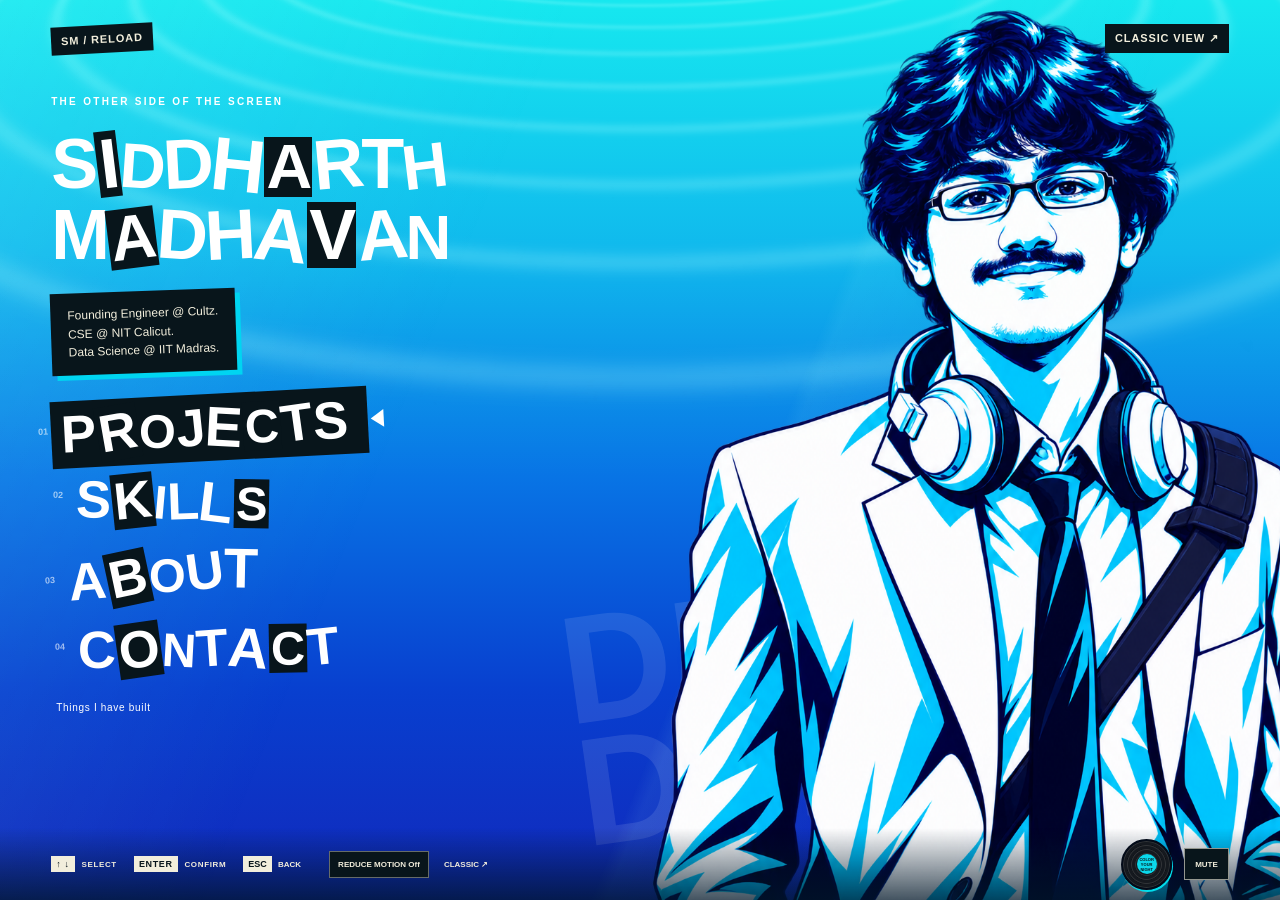
<file: index.html>
<!doctype html>
<html lang="en"><head><meta charset="utf-8"><meta name="viewport" content="width=device-width,initial-scale=1"><meta name="theme-color" content="#09d7ec"><meta name="description" content="Siddharth Madhavan — software, AI, projects and communities. Founding Engineer at Cultz, CSE at NIT Calicut and Data Science at IIT Madras."><title>Siddharth Madhavan — Portfolio Reload</title><link rel="icon" href="assets/favicon.svg"><link rel="stylesheet" href="scenes.css"><link rel="preload" as="image" href="assets/siddharth-home-upright.png"><link rel="preload" as="image" href="assets/siddharth-home-upright-blink.png"><script src="scenes.js" defer></script><script src="audio-engine.js" defer></script><script src="music.js" defer></script><script src="effects.js" defer></script></head>
<body data-scene="home"><a class="skip-link" href="classic.html">Skip to complete text-first portfolio</a><audio id="background-music" src="assets/color-your-night.mp3" loop preload="none"></audio><p id="music-status" class="sr-only" aria-live="polite"></p>
<header class="scene-nav"><a href="#home" class="brand" aria-label="Home">SM / RELOAD</a><nav aria-label="Scene navigation"><a href="#projects">Projects</a><a href="#skills">Skills</a><a href="#about">About</a><a href="#contact">Contact</a></nav><a href="classic.html" class="classic-link">CLASSIC VIEW ↗</a></header>
<main id="main">
<section class="scene home is-active" id="home" aria-labelledby="home-title"><div class="water" aria-hidden="true"></div><div class="bubbles" aria-hidden="true"><i></i><i></i><i></i><i></i><i></i><i></i><i></i><i></i><i></i></div><div class="portrait-wrap revised-portrait"><svg class="portrait revised-home-art" viewBox="0 0 1024 1536" role="img" aria-label="Upright white and cyan illustration of Siddharth with glasses and headphones"><defs><clipPath id="upright-eye-mask"><polygon points="539,294 609,289 628,307 610,323 547,326 532,310"/><polygon points="680,278 742,277 756,291 744,310 681,311 669,294"/></clipPath></defs><image class="home-portrait-base" href="assets/siddharth-home-upright.png" width="1024" height="1536"/><image class="blink-layer home-blink" href="assets/siddharth-home-upright-blink.png" width="1024" height="1536" clip-path="url(#upright-eye-mask)"/></svg></div><div class="home-copy"><p class="eyebrow">THE OTHER SIDE OF THE SCREEN</p><h1 id="home-title" aria-label="Siddharth Madhavan" class="collage"><span style="--r:0deg">S</span><span style="--r:-7deg" class="cut">I</span><span style="--r:4deg">D</span><span style="--r:-3deg">D</span><span style="--r:6deg">H</span><span style="--r:0deg" class="cut">A</span><span style="--r:-5deg">R</span><span style="--r:0deg">T</span><span style="--r:-7deg">H</span><br><span style="--r:0deg">M</span><span style="--r:-7deg" class="cut">A</span><span style="--r:4deg">D</span><span style="--r:-3deg">H</span><span style="--r:6deg">A</span><span style="--r:0deg" class="cut">V</span><span style="--r:-5deg">A</span><span style="--r:0deg">N</span></h1><p class="bio">Founding Engineer @ Cultz.<br>CSE @ NIT Calicut.<br>Data Science @ IIT Madras.</p><nav class="menu" aria-label="Choose a scene"><a href="#projects" aria-label="Projects" class="menu-item is-selected" data-description="Things I have built"><span><span style="--r:0deg">P</span><span style="--r:-7deg" class="cut">R</span><span style="--r:4deg">O</span><span style="--r:-3deg">J</span><span style="--r:6deg">E</span><span style="--r:0deg" class="cut">C</span><span style="--r:-5deg">T</span><span style="--r:0deg">S</span></span><small>01</small></a><a href="#skills" aria-label="Skills" class="menu-item" data-description="Tools, ideas and foundations"><span><span style="--r:0deg">S</span><span style="--r:-7deg" class="cut">K</span><span style="--r:4deg">I</span><span style="--r:-3deg">L</span><span style="--r:6deg">L</span><span style="--r:0deg" class="cut">S</span></span><small>02</small></a><a href="#about" aria-label="About" class="menu-item" data-description="The person behind the code"><span><span style="--r:0deg">A</span><span style="--r:-7deg" class="cut">B</span><span style="--r:4deg">O</span><span style="--r:-3deg">U</span><span style="--r:6deg">T</span></span><small>03</small></a><a href="#contact" aria-label="Contact" class="menu-item" data-description="Let’s make something"><span><span style="--r:0deg">C</span><span style="--r:-7deg" class="cut">O</span><span style="--r:4deg">N</span><span style="--r:-3deg">T</span><span style="--r:6deg">A</span><span style="--r:0deg" class="cut">C</span><span style="--r:-5deg">T</span></span><small>04</small></a></nav><p id="selection-description" class="selection-description" aria-live="polite">Things I have built</p></div><span class="watermark" aria-hidden="true">DIVE<br>DEEPER.</span></section>
<section class="scene projects" id="projects" aria-labelledby="projects-title" hidden><div class="scene-heading"><p class="eyebrow">SELECTED WORK / 12 REPOSITORIES</p><h2 id="projects-title" aria-label="Projects" class="collage"><span style="--r:0deg">P</span><span style="--r:-7deg" class="cut">R</span><span style="--r:4deg">O</span><span style="--r:-3deg">J</span><span style="--r:6deg">E</span><span style="--r:0deg" class="cut">C</span><span style="--r:-5deg">T</span><span style="--r:0deg">S</span></h2><p>Experiments, team builds, and things that made it out of the notebook.</p></div><div class="projects-scroll scene-scroll" tabindex="0" aria-label="All twelve projects"><div class="project-grid"><article class="project-item featured" style="--order:0"><span class="category">AI / FAIRNESS</span><div class="project-title"><a href="https://github.com/SiddharthMadhavan/unveil"><b>Unveil</b></a><span class="project-status">AI Bias Auditing Platform</span></div><p data-excerpt="true">Architected and built an end-to-end platform for evaluating the fairness, transparency, and compliance of machine learning models.</p><details class="project-description"><summary>READ DETAILS +</summary><p>Architected and built an end-to-end platform for evaluating the fairness, transparency, and compliance of machine learning models.</p><p class="gray">Implemented sensitive attribute detection, disparate impact measurement, proxy feature identification, and fairness metric computation.</p><p class="gray">Google AI Solution Challenge</p></details><a class="project-cta" href="https://github.com/SiddharthMadhavan/unveil">VIEW REPOSITORY ↗</a></article><article class="project-item featured" style="--order:1"><span class="category">FULL STACK</span><div class="project-title"><a href="https://github.com/SiddharthMadhavan/fused-into-development"><b>VendorHub</b></a><span class="project-status">Top 23 of ~400 teams</span></div><p data-excerpt="true">Contributed to a full-stack hyperlocal e-commerce platform supporting vendor onboarding, order management, AI-powered search, Razorpay payments, refunds, and inventory management.</p><details class="project-description"><summary>READ DETAILS +</summary><p>Contributed to a full-stack hyperlocal e-commerce platform supporting vendor onboarding, order management, AI-powered search, Razorpay payments, refunds, and inventory management.</p><p class="gray">Collaborated in a four-member team on separate buyer, vendor, and admin portals.</p><p class="gray">DevFusion 2.0 · IIT Bombay</p></details><a class="project-cta" href="https://github.com/SiddharthMadhavan/fused-into-development">VIEW REPOSITORY ↗</a></article><article class="project-item featured" style="--order:2"><span class="category">DISTRIBUTED SYSTEMS</span><div class="project-title"><a href="https://github.com/Jay-Jay-Tee/the-grid-x"><b>Grid-X</b></a><span class="project-status">4th Place</span></div><p data-excerpt="true">Built the desktop GUI and implemented WebSocket/REST connectivity for a Docker-based distributed computing platform supporting remote code execution across worker nodes.</p><details class="project-description"><summary>READ DETAILS +</summary><p>Built the desktop GUI and implemented WebSocket/REST connectivity for a Docker-based distributed computing platform supporting remote code execution across worker nodes.</p><p class="gray">CODEinit 2026 · NIT Calicut</p><div class="project-links"><a href="https://github.com/Jay-Jay-Tee/the-grid-x">Repository ↗</a></div></details><a class="project-cta" href="https://github.com/Jay-Jay-Tee/the-grid-x">VIEW REPOSITORY ↗</a></article><article class="project-item repo-card" style="--order:3"><span class="category">BROWSER / AI</span><div class="project-title"><a href="https://github.com/Jay-Jay-Tee/inbox-zero"><b>InboxZero AI</b></a><span class="project-status">Chrome Extension</span></div><p data-excerpt="true" class="gray">Chrome extension for intelligent email management and inbox organization, focused on automated categorization and workflow assistance for high-volume inboxes.</p><details class="project-description"><summary>READ DETAILS +</summary><p class="gray">Chrome extension for intelligent email management and inbox organization, focused on automated categorization and workflow assistance for high-volume inboxes.</p><p class="gray">AZ Chrome Extension Hackathon</p><div class="project-links"><a href="https://github.com/Jay-Jay-Tee/inbox-zero">Repository ↗</a></div></details><a class="project-cta" href="https://github.com/Jay-Jay-Tee/inbox-zero">VIEW REPOSITORY ↗</a></article><article class="project-item repo-card" style="--order:4"><span class="category">BIO / DATA</span><div class="project-title"><a href="https://github.com/Jay-Jay-Tee/genescope"><b>GeneScope</b></a><span class="project-status">Biological Data Analysis</span></div><p data-excerpt="true" class="gray">Computational tool for exploring biological data and extracting insights from gene-related datasets, built to examine the overlap between biology and data analysis.</p><details class="project-description"><summary>READ DETAILS +</summary><p class="gray">Computational tool for exploring biological data and extracting insights from gene-related datasets, built to examine the overlap between biology and data analysis.</p><p class="gray">ChangeMaker Hackathon</p><div class="project-links"><a href="https://github.com/Jay-Jay-Tee/genescope">Repository ↗</a></div></details><a class="project-cta" href="https://github.com/Jay-Jay-Tee/genescope">VIEW REPOSITORY ↗</a></article><article class="project-item repo-card" style="--order:5"><span class="category">HEALTH / AI</span><div class="project-title"><a href="https://github.com/Jay-Jay-Tee/meditrack-ai"><b>MediTrack AI</b></a><span class="project-status">Shortlisted</span></div><p data-excerpt="true" class="gray">AI-assisted healthcare tracking concept focused on organizing and monitoring patient data, developed during Convolve 4.0 and shortlisted for the second round.</p><details class="project-description"><summary>READ DETAILS +</summary><p class="gray">AI-assisted healthcare tracking concept focused on organizing and monitoring patient data, developed during Convolve 4.0 and shortlisted for the second round.</p><div class="project-links"><a href="https://github.com/Jay-Jay-Tee/meditrack-ai">Repository ↗</a></div></details><a class="project-cta" href="https://github.com/Jay-Jay-Tee/meditrack-ai">VIEW REPOSITORY ↗</a></article><article class="project-item repo-card" style="--order:0"><span class="category">SIMULATION</span><div class="project-title"><a href="https://github.com/SiddharthMadhavan/vredefort"><b>VredeFort</b></a><span class="project-status">Emergency Simulation</span></div><p data-excerpt="true">Collaborative Bengaluru emergency-simulation project with interactive road-network exploration, traffic scenarios, and hospital/fire-service access analysis.</p><details class="project-description"><summary>READ DETAILS +</summary><p>Collaborative Bengaluru emergency-simulation project with interactive road-network exploration, traffic scenarios, and hospital/fire-service access analysis.</p><p class="gray">Python · CustomTkinter · OpenStreetMap</p><div class="project-links"><a href="https://github.com/SiddharthMadhavan/vredefort">Repository ↗</a></div></details><a class="project-cta" href="https://github.com/SiddharthMadhavan/vredefort">VIEW REPOSITORY ↗</a></article><article class="project-item repo-card" style="--order:1"><span class="category">GEOSPATIAL</span><div class="project-title"><a href="https://github.com/SiddharthMadhavan/heatwatch"><b>Thermal Watch</b></a><span class="project-status">SIH · Results Awaited</span></div><p data-excerpt="true">Led Team DedSec’s geospatial prototype for reviewing thermal anomalies with NASA FIRMS observations, industrial context, map-based evidence, and analyst-approved owner alerts.</p><details class="project-description"><summary>READ DETAILS +</summary><p>Led Team DedSec’s geospatial prototype for reviewing thermal anomalies with NASA FIRMS observations, industrial context, map-based evidence, and analyst-approved owner alerts.</p><p class="gray">Python · FastAPI · React · TypeScript · PostGIS · MapLibre. Functional prototype, not a validated fire alarm.</p><div class="project-links"><a href="https://github.com/SiddharthMadhavan/heatwatch">Repository ↗</a></div></details><a class="project-cta" href="https://github.com/SiddharthMadhavan/heatwatch">VIEW REPOSITORY ↗</a></article><article class="project-item repo-card" style="--order:2"><span class="category">SYSTEMS / C++</span><div class="project-title"><a href="https://github.com/SiddharthMadhavan/chip8-emulator"><b>CHIP-8 Emulator / LAN Pong</b></a><span class="project-status">Top 27 of ~250 · Tathack Finals</span></div><p data-excerpt="true">Extended a CHIP-8 emulator with LAN multiplayer Pong, host/join menus, networking, and automated network/UI tests.</p><details class="project-description"><summary>READ DETAILS +</summary><p>Extended a CHIP-8 emulator with LAN multiplayer Pong, host/join menus, networking, and automated network/UI tests.</p><p class="gray">C++ · SDL2 · TCP. Built on the TatHack-Tathva CHIP-8 starter.</p><div class="project-links"><a href="https://github.com/SiddharthMadhavan/chip8-emulator">Repository ↗</a></div></details><a class="project-cta" href="https://github.com/SiddharthMadhavan/chip8-emulator">VIEW REPOSITORY ↗</a></article><article class="project-item repo-card" style="--order:3"><span class="category">DEVELOPER TOOLS</span><div class="project-title"><a href="https://github.com/SiddharthMadhavan/bits-and-bobs-deployment"><b>RepoSense</b></a><span class="project-status">Team Project</span></div><p data-excerpt="true">Team-built VS Code extension for codebase health reports, dependency visualization, AI-assisted review, documentation, and security findings. Contributed deployment, backend configuration, and integration fixes.</p><details class="project-description"><summary>READ DETAILS +</summary><p>Team-built VS Code extension for codebase health reports, dependency visualization, AI-assisted review, documentation, and security findings. Contributed deployment, backend configuration, and integration fixes.</p><p class="gray">TypeScript · Python · FastAPI · D3.js · IBM watsonx. IBM Bob Hackathon 2026.</p><div class="project-links"><a href="https://github.com/SiddharthMadhavan/bits-and-bobs-deployment">Repository ↗</a></div></details><a class="project-cta" href="https://github.com/SiddharthMadhavan/bits-and-bobs-deployment">VIEW REPOSITORY ↗</a></article><article class="project-item repo-card" style="--order:4"><span class="category">ANALYTICS</span><div class="project-title"><a href="https://github.com/SiddharthMadhavan/weblogv3"><b>Web Log Analysis V4</b></a><span class="project-status">Data Analytics</span></div><p data-excerpt="true">Streamlit application for exploring uploaded server-log CSVs, visualizing page views and status codes, and analyzing website traffic.</p><details class="project-description"><summary>READ DETAILS +</summary><p>Streamlit application for exploring uploaded server-log CSVs, visualizing page views and status codes, and analyzing website traffic.</p><p class="gray">Python · Streamlit · pandas · Plotly · statsmodels</p><div class="project-links"><a href="https://github.com/SiddharthMadhavan/weblogv3">Repository ↗</a></div></details><a class="project-cta" href="https://github.com/SiddharthMadhavan/weblogv3">VIEW REPOSITORY ↗</a></article><article class="project-item repo-card" style="--order:5"><span class="category">DATA VISUALIZATION</span><div class="project-title"><a href="https://github.com/SiddharthMadhavan/finalproject1"><b>Restaurant Analytics Dashboard</b></a><span class="project-status">Data Visualization</span></div><p data-excerpt="true">Interactive dashboard for exploring a Zomato restaurant dataset by country, city, and rating, with restaurant counts and visual comparisons.</p><details class="project-description"><summary>READ DETAILS +</summary><p>Interactive dashboard for exploring a Zomato restaurant dataset by country, city, and rating, with restaurant counts and visual comparisons.</p><p class="gray">Python · Dash · Plotly · pandas</p><div class="project-links"><a href="https://github.com/SiddharthMadhavan/finalproject1">Repository ↗</a></div></details><a class="project-cta" href="https://github.com/SiddharthMadhavan/finalproject1">VIEW REPOSITORY ↗</a></article></div><a class="archive-link" href="classic.html#projects">Read all projects in classic view ↗</a></div><span class="project-ghost" aria-hidden="true">BUILD<br>BREAK<br>REPEAT</span></section>
<section class="scene skills" id="skills" aria-labelledby="skills-title" hidden><span class="outline-word" aria-hidden="true">POTENTIAL</span><img class="skills-portrait" src="assets/siddharth-skills-profile.png" alt="Illustrated Siddharth with headphones"><div class="skills-content scene-scroll" tabindex="0" aria-label="Skills and coursework"><p class="eyebrow">TOOLS OF THE TRADE</p><h2 id="skills-title" aria-label="Skills" class="collage"><span style="--r:0deg">S</span><span style="--r:-7deg" class="cut">K</span><span style="--r:4deg">I</span><span style="--r:-3deg">L</span><span style="--r:6deg">L</span><span style="--r:0deg" class="cut">S</span></h2><div class="skill-band"><h3>AI / MACHINE LEARNING</h3><p>Python · SQL · Qdrant</p><p>Model fairness · Data analysis · AI-assisted workflows</p><div class="skill-stripe" aria-hidden="true"></div></div><div class="skill-band"><h3>CLOUD / ENGINEERING</h3><p>React · Swift / iOS · Python backends</p><p>Docker · Git · MySQL · REST · WebSocket</p><div class="skill-stripe" aria-hidden="true"></div></div><div class="skill-band"><h3>LANGUAGES / FOUNDATIONS</h3><p>C · Python · JavaScript · SQL</p><p>Algorithms · Data structures · Statistics · Linear algebra</p><div class="skill-stripe" aria-hidden="true"></div></div><a class="course-link" href="#coursework">FULL COURSEWORK ↘</a><details class="coursework" id="coursework"><summary>OPEN COURSEWORK DOSSIER +</summary>
<h2>Skills &amp; Coursework</h2><p class="eyebrow">Languages, tools, and foundations</p><div class="profile-tags"><span>Python</span><span>C</span><span>SQL</span><span>JavaScript</span><span>Git</span><span>MySQL</span><span>Qdrant</span></div><h3>Engineering experience</h3><p>Swift (iOS), React, Python backends, Docker, WebSocket, and REST connectivity.</p><h3>Coursework</h3>

<div class="split">
<div>
<h3>NIT Calicut</h3>
<p class="gray">
Official Curriculum:
<a href="https://nitc.ac.in/imgserver/uploads/attachments/Ed__5564815e-2c2b-46ae-87c2-67101431d466_.pdf">NIT Calicut Course Structure</a>
</p>

<div class="course-group">
<h4>Completed</h4>
<ul class="course-list">
<li>Mathematics I (MA1002E) — Multivariable Calculus, Vector Fields</li>
<li>Introduction to Computing Science (CS1002E) — Algorithms, Flowcharts, Basic Logic Gates</li>
<li>Discrete Structures I (CS1003E) — Sets and Relations, Induction and Recurrence, Graph Theory</li>
<li>Programming Laboratory (CS1091E) — C Programming, Pointers, Arrays</li>
</ul>
</div>

<div class="course-group">
<h4>Further coursework</h4>
<ul class="course-list">
<li>Mathematics II (MA1012E) — Sequences, Series, Linear ODEs, Core Linear Algebra</li>
<li>Discrete Structures II (CS1013E) — Logic, Number Theory, Probability Theory</li>
<li>Logic Design (CS1012E) — Number Systems, Gates, Fundamentals of Simple Digital Systems</li>
<li>Program Design (CS1011E) — Design and Analysis of Searching and Sorting Algorithms, Basic Data Structures</li>
<li>Program Design Laboratory (CS1092E) — Implementation of Data Structures and Algorithms in C</li>
<li>Physics of Materials (PH1001E) — Quantum Mechanics, Band Formation, Electrical Properties, Semiconductors</li>
</ul>
</div>
</div>

<div>
<h3>IIT Madras</h3>
<p class="gray">
Official Curriculum:
<a href="https://study.iitm.ac.in/ds/academics.html">IIT Madras BS Degree Academics</a>
</p>

<div class="course-group">
<h4>Completed</h4>
<ul class="course-list">
<li>Statistics for Data Science I (BSMA1002) <span class="gray">— Statistical Methods, Probability Theory</span> <a href="https://study.iitm.ac.in/ds/course_pages/BSMA1002.html">Course</a></li>
<li>Mathematics for Data Science I (BSMA1001) <span class="gray">— Sets, Calculus, Graph Theory</span> <a href="https://study.iitm.ac.in/ds/course_pages/BSMA1001.html">Course</a></li>
<li>Mathematics for Data Science II (BSMA1003) <span class="gray">— Linear Algebra, Multivariable Calculus</span> <a href="https://study.iitm.ac.in/ds/course_pages/BSMA1003.html">Course</a></li>
<li>Computational Thinking (BSCS1001) <span class="gray">— Algorithms, Graph Theory</span> <a href="https://study.iitm.ac.in/ds/course_pages/BSCS1001.html">Course</a></li>
</ul>
</div>

<div class="course-group">
<h4>Further coursework</h4>
<ul class="course-list">
<li>Statistics for Data Science II (BSMA1004) <span class="gray">— Multiple Random Variables, Estimation, Hypothesis Testing</span> <a href="https://study.iitm.ac.in/ds/course_pages/BSMA1004.html">Course</a></li>
<li>Programming in Python (BSCS1002) <span class="gray">— Algorithms, Iteration, File Handling, Pandas, NumPy</span> <a href="https://study.iitm.ac.in/ds/course_pages/BSCS1002.html">Course</a></li>
</ul>
</div>
</div>
</div>
</details></div></section>
<section class="scene about" id="about" aria-labelledby="about-title" hidden><img class="about-background" src="assets/siddharth-about-reclining.png" alt=""><div class="about-label" aria-hidden="true">THE PERSON<br>BEHIND<br>THE CODE.</div><article class="dossier scene-scroll" tabindex="0" aria-label="About, experience, achievements and education"><p class="eyebrow">CONFIDENTIAL? NOT REALLY. / FILE 01</p><h2 id="about-title">ABOUT ME<span>PERSONNEL DOSSIER</span></h2><nav class="dossier-nav" aria-label="Dossier chapters"><a href="#current">EXPERIENCE</a><a href="#achievements">ACHIEVEMENTS</a><a href="#education">EDUCATION</a></nav><figure class="instant-photo"><div class="photo-crop"><img src="assets/1000112544(1).jpg" alt="Photograph of Siddharth at OpenAI DevDay Exchange Bengaluru"></div><figcaption>SIDDHARTH / DEVDAY EXCHANGE</figcaption></figure><div class="dossier-body"><h2>Persona</h2><p class="eyebrow">Siddharth Madhavan / Engineer &amp; student</p><h3>Building across software, AI, and communities.</h3><p>Founding Engineer at <strong>Cultz</strong>, building a production college event registration platform across iOS, web, and backend services.</p><p>Studying Computer Science and Engineering at <strong>NIT Calicut</strong> and Data Science and Applications at <strong>IIT Madras (Online)</strong>.</p><p>My work spans distributed computing, AI fairness, and full-stack platforms. I also lead AI-focused student initiatives as the OpenAI Student Collective Campus Lead at NIT Calicut.</p><div class="profile-tags"><span>Software engineering</span><span>Artificial intelligence</span><span>Distributed systems</span><span>Community leadership</span></div><p>Explore my projects, engineering work, and leadership experience.</p><h2 id="current">Experience &amp; Leadership</h2><article class="project-item"><div class="project-title"><b>Founding Engineer · Cultz</b><span class="project-status">July 2026 – Present</span></div><p class="gray">Kozhikode, Kerala</p><p>Develop and maintain a production event registration platform used by colleges, building features across Swift (iOS), React, and a Python backend.</p><p>Implement new functionality and resolve production issues across mobile clients and backend services, working with a cross-platform engineering team to design, test, and deploy updates.</p></article><article class="project-item"><div class="project-title"><b>Campus Lead · OpenAI Student Collective</b><span class="project-status">September 2026 – Present</span></div><p>Selected as 1 of 100 Campus Leads across India for the inaugural cohort. Serve as Campus Lead at NIT Calicut, organizing AI-focused workshops, community sessions, and student initiatives.</p></article><article class="project-item"><div class="project-title"><b>Ethics and Elections Secretary</b><span class="project-status">June 2026 – Present</span></div><p class="gray">Student Executive Council · IIT Madras BS</p><p>Managed the end-to-end House Council election process, coordinating nominations, vetting, campaigning, voting, and result declaration through the institute’s election portal.</p><p>Oversaw election administration supporting <strong>147 nominations</strong>, <strong>67 accepted candidates</strong>, and <strong>3,242 votes</strong>, while resolving candidate queries and communicating procedures and timelines.</p></article><h2 id="achievements">Achievements</h2><div class="achievement-grid"><div class="achievement"><strong>1 of 100</strong><span class="gray">Selected across India for OpenAI Student Collective from approximately 10,000 applicants</span></div><div class="achievement"><strong>Top 27 Teams</strong><span class="gray">CHIP-8 · Shortlisted for Tathack Finals from approximately 250 teams</span></div><div class="achievement"><strong>1st Place</strong><span class="gray">nitc CTF</span></div><div class="achievement"><strong>2nd Place</strong><span class="gray">NullPointer CTF</span></div><div class="achievement"><strong>4th Place</strong><span class="gray">Grid-X · CODEinit 2026 · NIT Calicut</span></div><div class="achievement"><strong>Top 23</strong><span class="gray">VendorHub · ~400 teams · DevFusion 2.0 · IIT Bombay</span></div></div><h2 id="education">Education</h2><div class="split"><div class="panel"><h3>B.Tech Computer Science and Engineering</h3><p>National Institute of Technology Calicut</p><p class="gray">Started August 2025 · Expected August 2029</p></div><div class="panel"><h3>B.S. Data Science and Applications</h3><p>Indian Institute of Technology Madras (Online)</p><p class="gray">Started May 2025 · Expected December 2029</p></div></div></div><p class="dossier-note">Independent fan-inspired portfolio, inspired by Persona 3 Reload and <a href="https://github.com/deltea/p3r-pause-menu">deltea’s pause-menu recreation</a>. Background music: Color Your Night, supplied by the owner. Interface sounds supplied by the owner. <br><br>Character illustrations based on my photos. <a href="classic.html">Complete classic portfolio ↗</a></p></article></section>
<section class="scene contact" id="contact" aria-labelledby="contact-title" hidden><img class="train-background" src="assets/siddharth-contact-train.png" alt=""><div class="contact-content scene-scroll" tabindex="0" aria-label="Contact details and email composer"><p class="eyebrow">DON’T BE A STRANGER</p><h2 id="contact-title" aria-label="Contact" class="collage"><span style="--r:0deg">C</span><span style="--r:-7deg" class="cut">O</span><span style="--r:4deg">N</span><span style="--r:-3deg">T</span><span style="--r:6deg">A</span><span style="--r:0deg" class="cut">C</span><span style="--r:-5deg">T</span></h2><p class="contact-intro">Have a project in mind?<br>Let’s make the next stop a good one.<small>Open to collaborations, projects, and hackathons.</small></p><div class="social-tabs"><a href="https://github.com/SiddharthMadhavan">GITHUB ↗</a><a href="https://www.linkedin.com/in/siddharth-madhavan-900544212/">LINKEDIN ↗</a><a href="mailto:siddharth.madhavan2007@gmail.com">EMAIL ↗</a></div><form id="contact-form"><p class="form-note">COMPOSE AN EMAIL / opens your email app</p><label>Your name<input name="name" autocomplete="name" required maxlength="120"></label><label>Your email<input name="email" type="email" autocomplete="email" required maxlength="254"></label><label>Your message<textarea name="message" required rows="4" maxlength="5000"></textarea></label><button type="submit">COMPOSE EMAIL ↗</button><p id="compose-status" aria-live="polite">Nothing is sent from this website.</p></form><a class="direct-email" href="mailto:siddharth.madhavan2007@gmail.com">siddharth.madhavan2007@gmail.com</a></div></section>
</main><footer class="hud"><div class="commands"><span><kbd>↑ ↓</kbd> SELECT</span><span><kbd>ENTER</kbd> CONFIRM</span><button id="back-home" type="button"><kbd>ESC</kbd> BACK</button></div><div class="preferences"><button id="motion-toggle" type="button" aria-pressed="false">REDUCE MOTION <span>Off</span></button><a href="classic.html">CLASSIC ↗</a></div><div class="vinyl-player"><button class="vinyl-control" type="button" aria-label="Play music" aria-pressed="false"><span class="vinyl-disc" aria-hidden="true"><span class="vinyl-label">COLOR<br>YOUR<br>NIGHT</span></span><span class="record-action"><b data-record-action>▶</b><small data-record-label>PLAY</small></span></button><button class="music-toggle" type="button" aria-label="Mute all audio" aria-pressed="false"><span data-music-label>MUTE</span></button></div></footer><div class="scene-wipe" aria-hidden="true"><i></i><i></i><i></i><i></i></div><noscript><div class="noscript">Open the <a href="classic.html">complete classic portfolio</a>.</div></noscript></body></html>
</file>
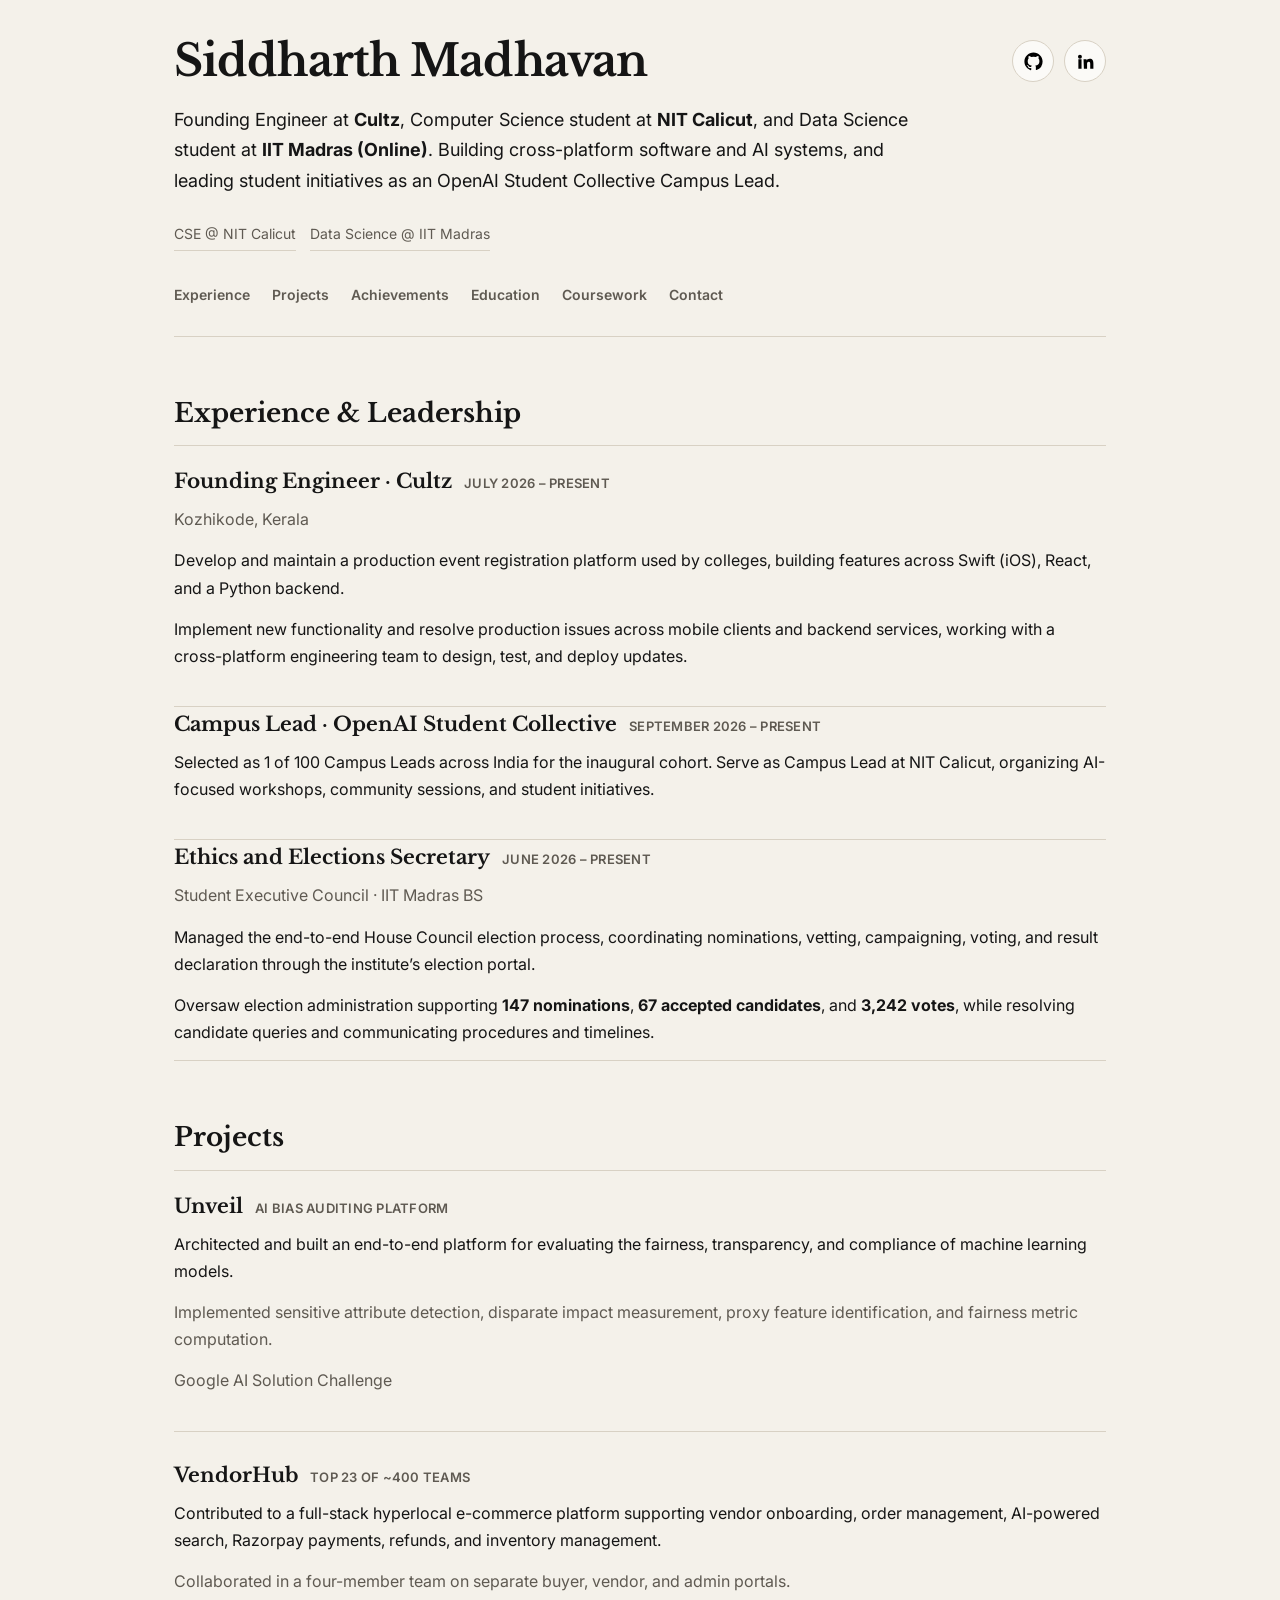
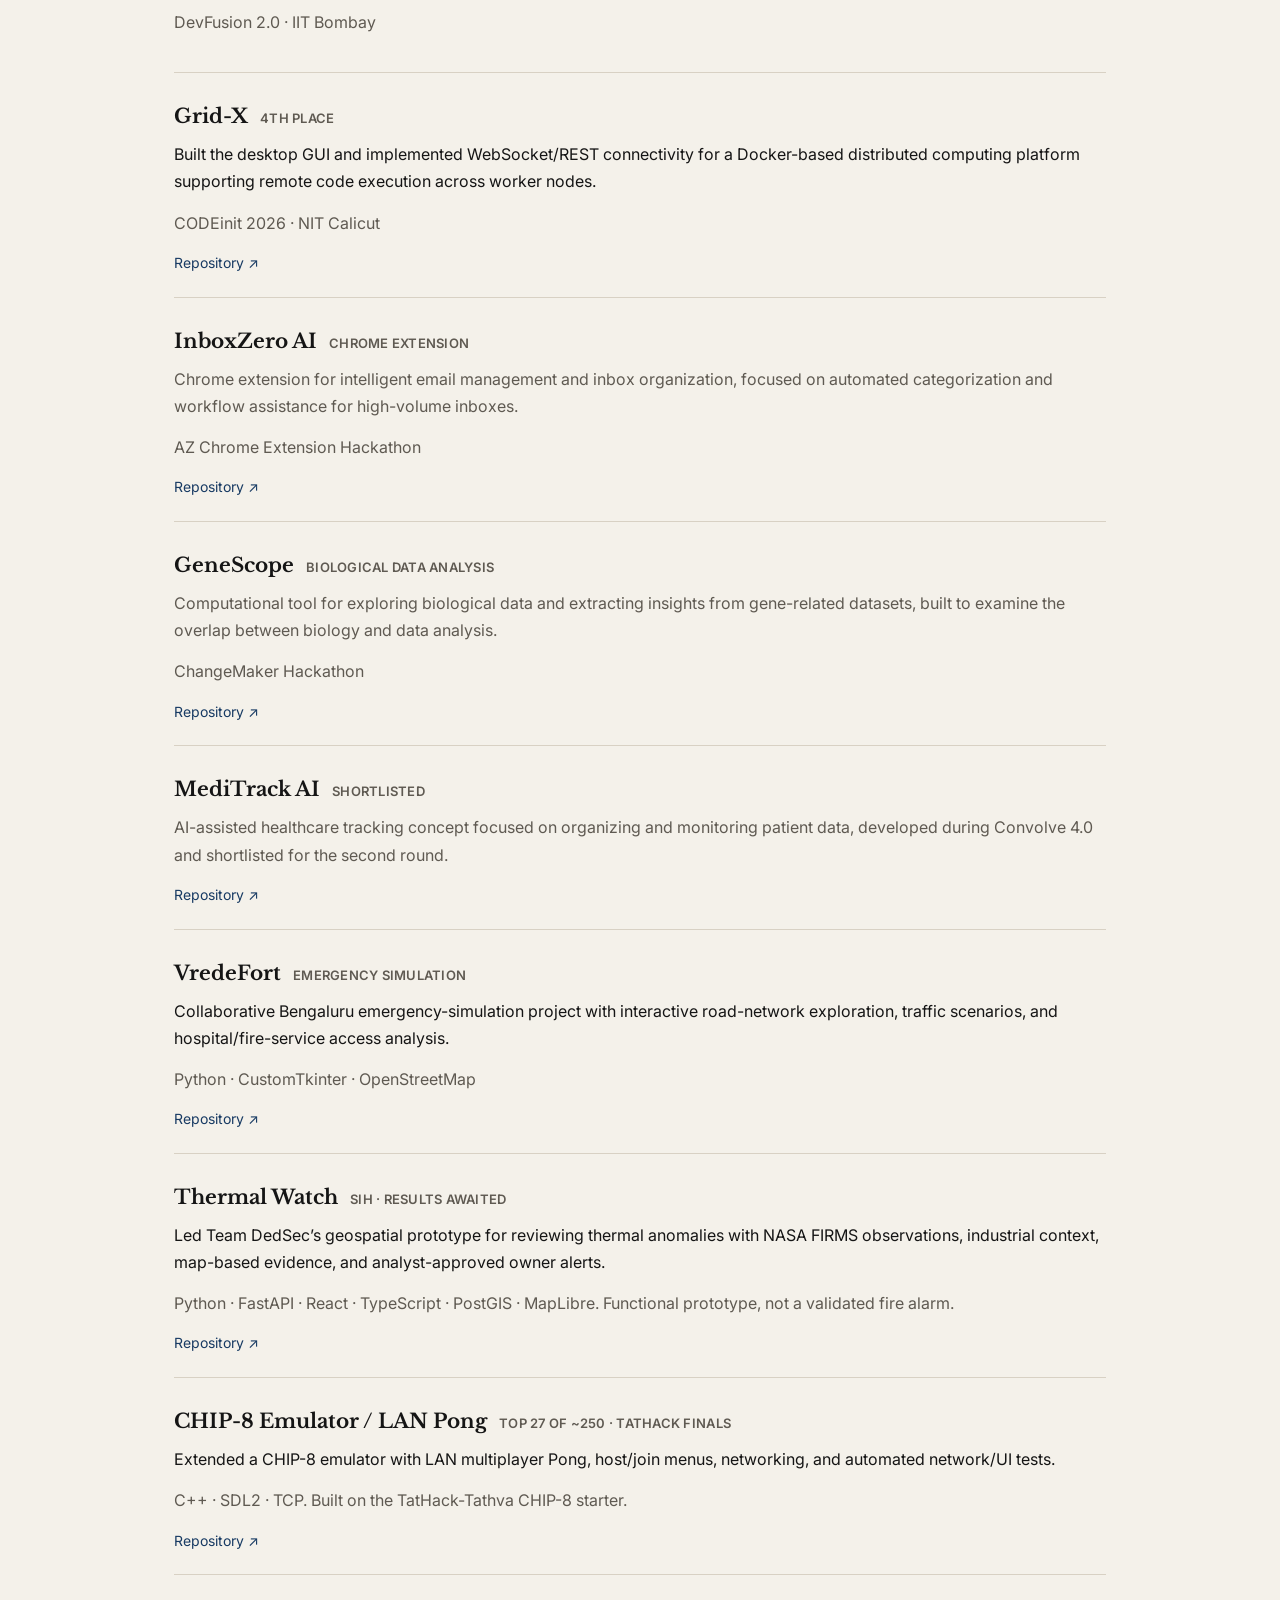
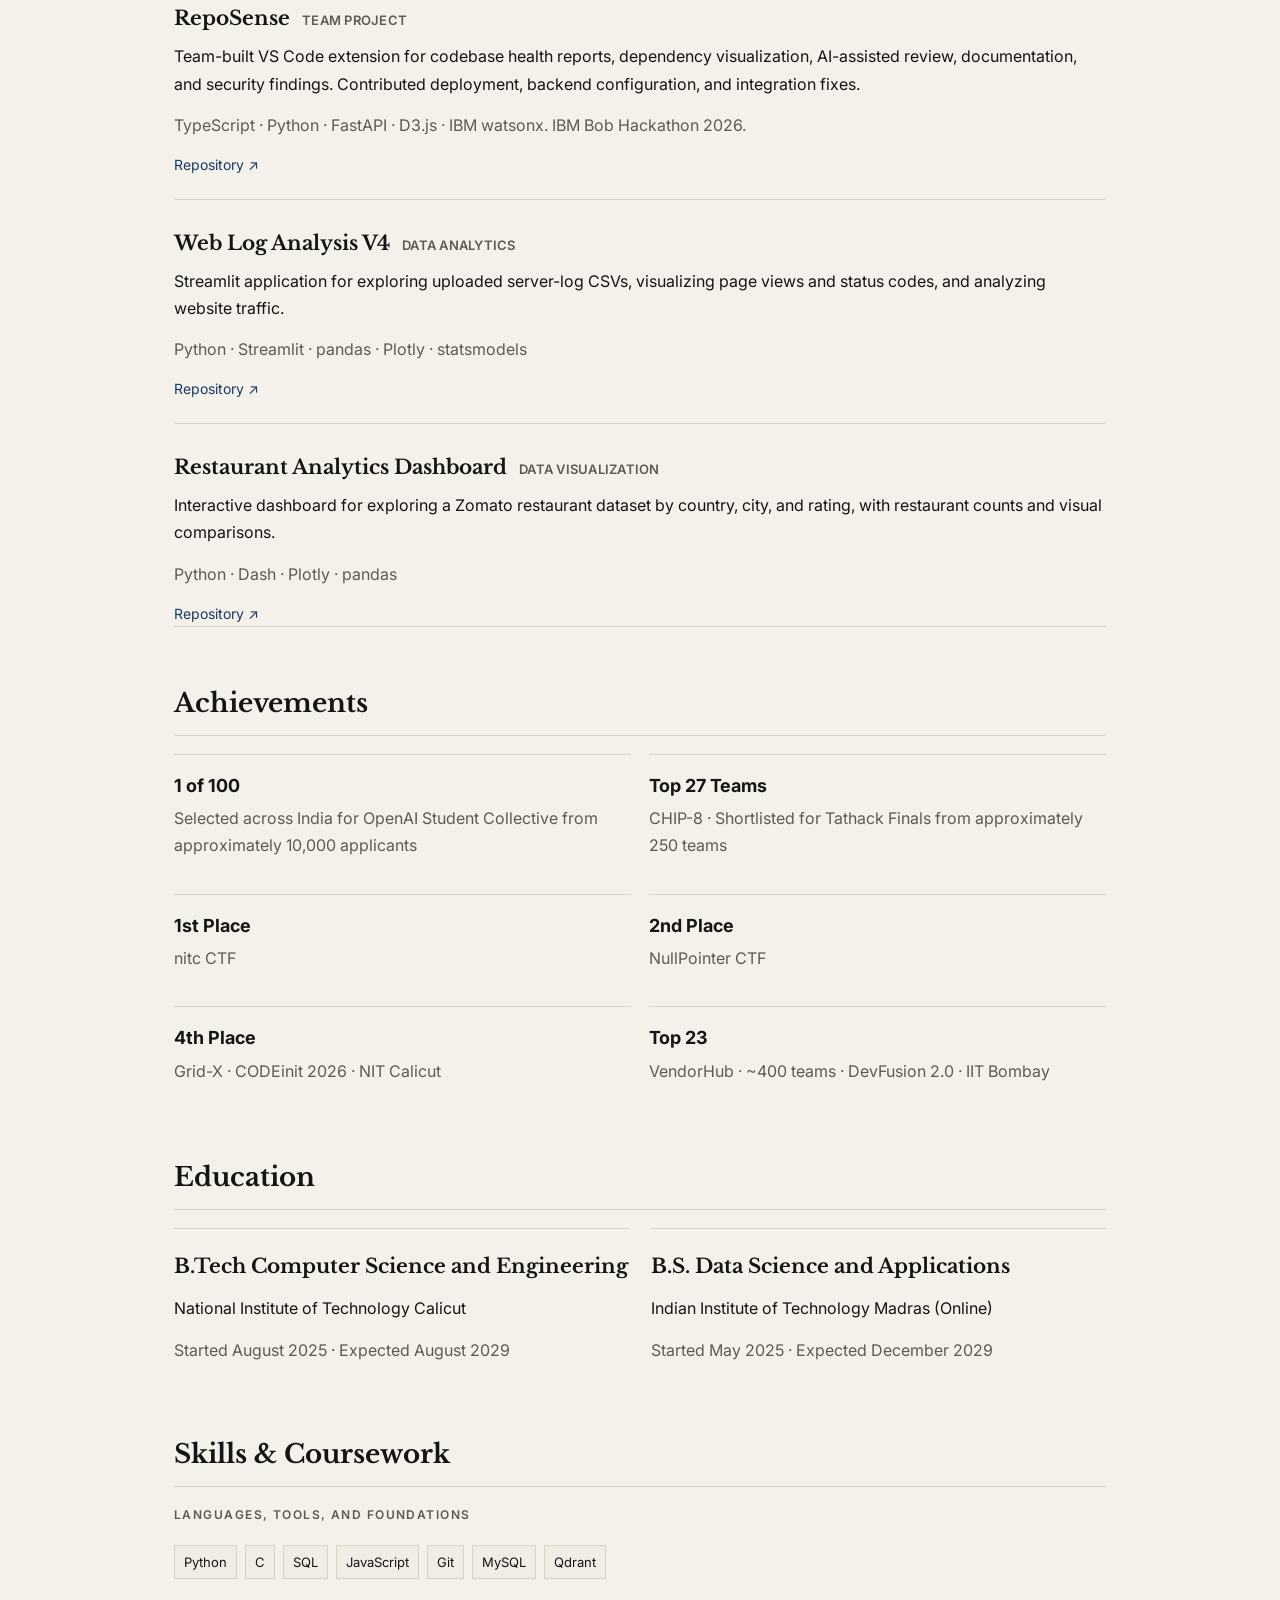
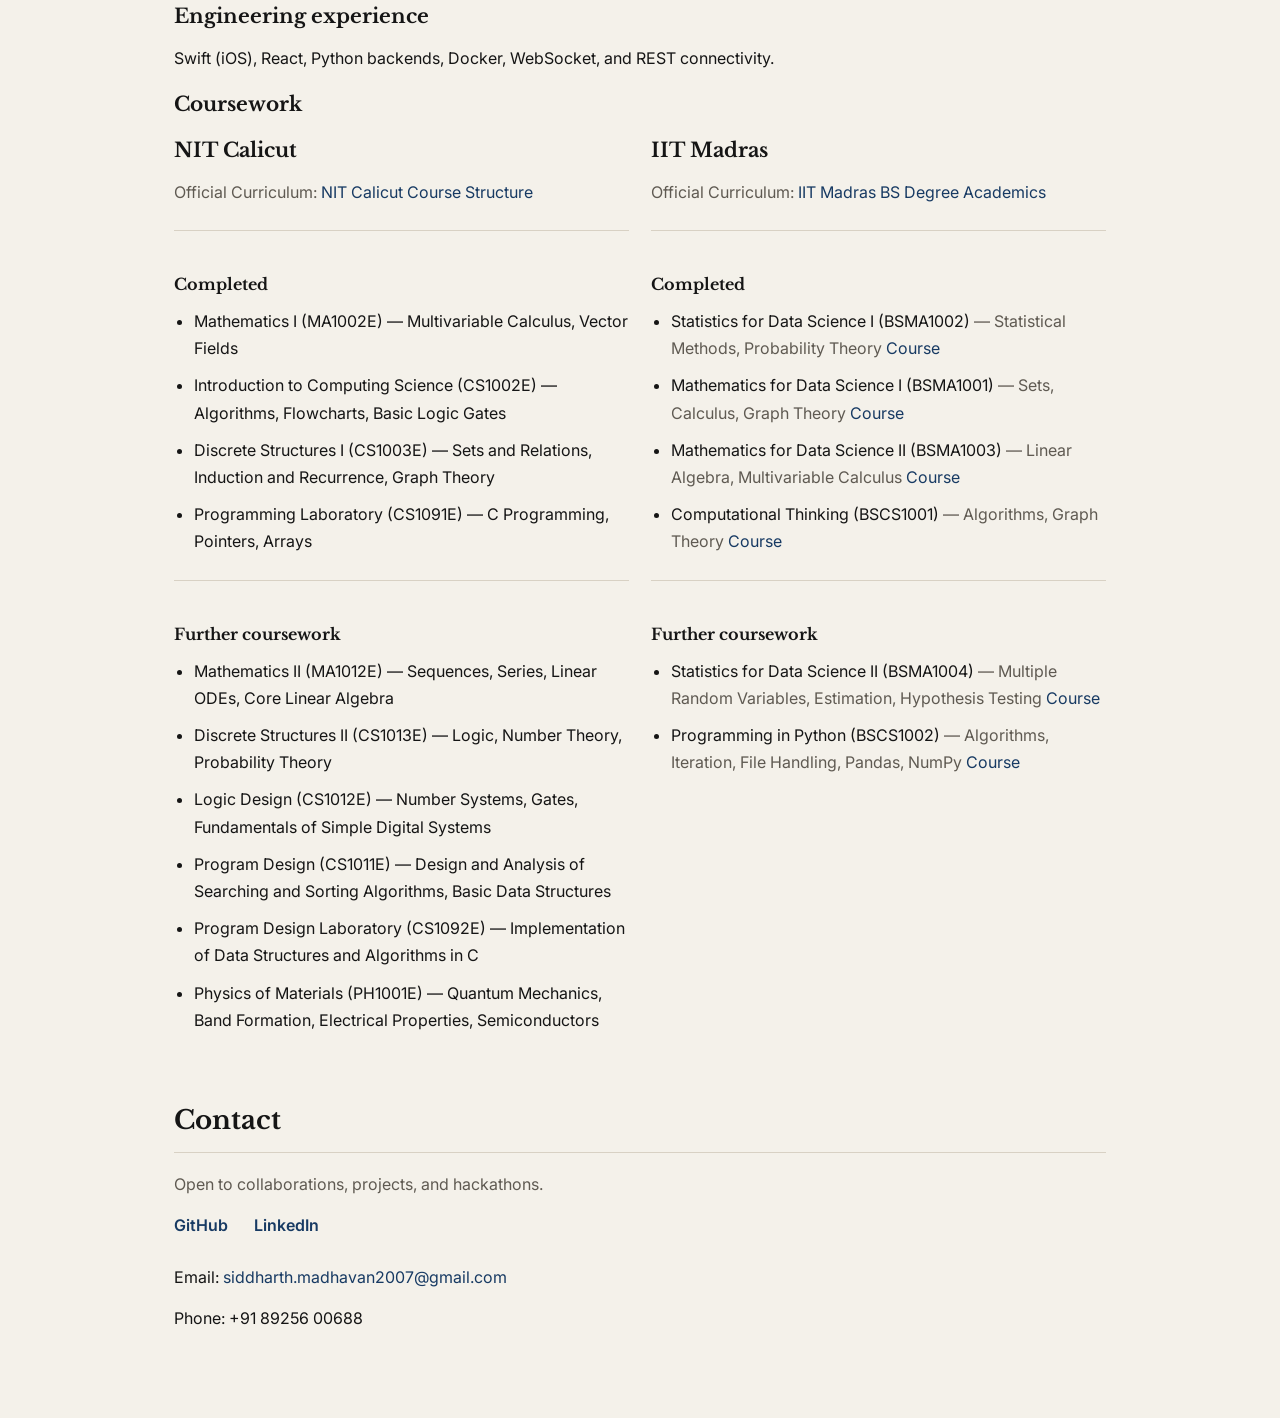
<file: classic.html>
<!DOCTYPE html>
<html lang="en">
<head>
<meta charset="UTF-8">
<meta name="viewport" content="width=device-width, initial-scale=1.0">
<title>Siddharth Madhavan</title>

<link href="https://fonts.googleapis.com/css2?family=Libre+Baskerville:wght@400;700&display=swap" rel="stylesheet">
<link href="https://fonts.googleapis.com/css2?family=Inter:wght@400;500;600&display=swap" rel="stylesheet">

<style>

    :root{
        --bg:#f4f1ea;
        --surface:#fbfaf7;
        --surface-alt:#f1ede5;
        --text:#151515;
        --muted:#5f5a52;
        --line:#d8d1c4;
        --accent:#173a63;
    }

    *{
        box-sizing:border-box;
    }

    html{
        scroll-behavior:smooth;
    }

    body{
        margin:0;
        background:var(--bg);
        color:var(--text);
        font-family:"Inter", sans-serif;
        font-size:16px;
        line-height:1.7;
    }

    .page{
        max-width:980px;
        margin:0 auto;
        padding:36px 24px 72px;
    }

    .eyebrow{
        margin:0 0 14px;
        color:var(--muted);
        font-size:12px;
        font-weight:600;
        letter-spacing:0.12em;
        text-transform:uppercase;
    }

    .hero{
        padding:0 0 28px;
        border-bottom:1px solid var(--line);
    }

    .hero-top{
        display:flex;
        align-items:center;
        justify-content:space-between;
        gap:16px;
    }

    .hero-actions{
        display:flex;
        flex-wrap:wrap;
        gap:10px;
    }

    .icon-button{
        display:inline-flex;
        align-items:center;
        justify-content:center;
        width:42px;
        height:42px;
        border:1px solid var(--line);
        border-radius:999px;
        background:var(--surface);
        color:#000;
        transition:transform 0.2s ease, border-color 0.2s ease, background 0.2s ease;
    }

    .icon-button:hover{
        transform:translateY(-1px);
        border-color:var(--accent);
        background:var(--surface-alt);
    }

    .icon-button svg{
        width:19px;
        height:19px;
        fill:currentColor;
    }

    h1,
    h2,
    h3,
    h4{
        font-family:"Libre Baskerville", serif;
        font-weight:700;
        color:var(--text);
    }

    h1{
        margin:0;
        font-size:44px;
        line-height:1.15;
        letter-spacing:-0.02em;
    }

    h2{
        margin:0 0 18px;
        padding-bottom:10px;
        font-size:26px;
        border-bottom:1px solid var(--line);
    }

    h2.no-divider{
        padding-bottom:0;
        border-bottom:none;
    }

    h3{
        margin:0 0 12px;
        font-size:20px;
    }

    h4{
        margin:22px 0 10px;
        font-size:16px;
    }

    p{
        margin:0 0 14px;
    }

    .intro{
        max-width:760px;
        margin:18px 0 0;
        font-size:18px;
        color:var(--text);
    }

    .muted,
    .gray{
        color:var(--muted);
    }

    .meta-row,
    .quick-links{
        display:flex;
        flex-wrap:wrap;
        gap:10px 14px;
        margin-top:22px;
    }

    .meta-item{
        padding:4px 0;
        border-bottom:1px solid var(--line);
        color:var(--muted);
        font-size:14px;
    }

    .quick-links a{
        display:inline-block;
        padding:6px 0;
        border-bottom:1px solid transparent;
        font-size:14px;
        font-weight:600;
    }

    .quick-links a:hover,
    nav a:hover,
    a:hover{
        border-color:var(--accent);
    }

    nav{
        position:sticky;
        top:0;
        z-index:10;
        display:flex;
        flex-wrap:wrap;
        gap:14px 22px;
        margin:18px 0 0;
        padding:14px 0 0;
        background:var(--bg);
    }

    nav a{
        color:var(--muted);
        text-decoration:none;
        font-size:14px;
        font-weight:600;
        border-bottom:1px solid transparent;
    }

    a{
        color:var(--accent);
        text-decoration:none;
    }

    .section{
        margin-top:54px;
    }

    .simple-list,
    .course-list{
        margin:0;
        padding-left:20px;
    }

    .simple-list li,
    .course-list li{
        margin-bottom:10px;
    }

    .split{
        display:grid;
        grid-template-columns:repeat(2, minmax(0, 1fr));
        gap:22px;
    }

    .panel{
        padding:20px 0 0;
        border-top:1px solid var(--line);
    }

    .project-list{
        display:grid;
        gap:26px;
    }

    .project-item{
        padding:0 0 22px;
        border-bottom:1px solid var(--line);
    }

    .project-item:last-child{
        padding-bottom:0;
    }

    .project-title{
        display:flex;
        flex-wrap:wrap;
        align-items:baseline;
        gap:8px 12px;
        margin-bottom:8px;
    }

    .project-title b{
        font-family:"Libre Baskerville", serif;
        font-size:20px;
        color:var(--text);
    }

    .project-status{
        color:var(--muted);
        font-size:13px;
        font-weight:600;
        letter-spacing:0.02em;
        text-transform:uppercase;
    }

    .project-links{
        display:flex;
        flex-wrap:wrap;
        gap:14px;
        margin-top:10px;
        font-size:14px;
    }

    .achievement-grid{
        display:grid;
        grid-template-columns:repeat(2, minmax(0, 1fr));
        gap:18px;
    }

    .achievement{
        padding:16px 0;
        border-top:1px solid var(--line);
    }

    .achievement strong{
        display:block;
        margin-bottom:4px;
        font-size:18px;
    }

    .course-group{
        margin-top:24px;
        padding-top:18px;
        border-top:1px solid var(--line);
    }

    .contact-links a{
        display:inline-block;
        margin-right:22px;
        margin-bottom:10px;
        font-weight:600;
    }

    @media (max-width:780px){
        .page{
            padding:28px 18px 56px;
        }

        .hero-top{
            align-items:flex-start;
            flex-direction:column;
        }

        h1{
            font-size:34px;
        }

        .intro{
            font-size:17px;
        }

        .split,
        .achievement-grid{
            grid-template-columns:1fr;
        }
    }

.profile-tags{display:flex;flex-wrap:wrap;gap:8px;margin:20px 0}.profile-tags span{padding:5px 9px;background:var(--surface-alt);border:1px solid var(--line);font-size:13px}
</style>
</head>

<body>
<div class="page">

<header class="hero">
<div class="hero-top">
<h1>Siddharth Madhavan</h1>

<div class="hero-actions">
<a class="icon-button" href="https://github.com/SiddharthMadhavan" aria-label="GitHub" target="_blank" rel="noreferrer">
<svg viewBox="0 0 24 24" aria-hidden="true">
<path d="M12 .5C5.65.5.5 5.65.5 12c0 5.08 3.29 9.39 7.86 10.91.58.11.79-.25.79-.56 0-.28-.01-1.02-.02-2-3.2.7-3.88-1.54-3.88-1.54-.52-1.32-1.28-1.67-1.28-1.67-1.05-.72.08-.71.08-.71 1.16.08 1.77 1.2 1.77 1.2 1.03 1.77 2.71 1.26 3.37.96.1-.75.4-1.26.73-1.55-2.55-.29-5.23-1.27-5.23-5.68 0-1.26.45-2.3 1.19-3.11-.12-.29-.52-1.47.11-3.06 0 0 .97-.31 3.19 1.19a11.1 11.1 0 0 1 5.8 0c2.21-1.5 3.18-1.19 3.18-1.19.64 1.59.24 2.77.12 3.06.74.81 1.19 1.85 1.19 3.11 0 4.42-2.68 5.39-5.24 5.67.41.35.78 1.05.78 2.12 0 1.53-.01 2.77-.01 3.15 0 .31.21.68.8.56A11.5 11.5 0 0 0 23.5 12C23.5 5.65 18.35.5 12 .5Z"/>
</svg>
</a>
<a class="icon-button" href="https://www.linkedin.com/in/siddharth-madhavan-900544212/" aria-label="LinkedIn" target="_blank" rel="noreferrer">
<svg viewBox="0 0 24 24" aria-hidden="true">
<path d="M4.98 3.5A2.48 2.48 0 1 0 5 8.46 2.48 2.48 0 0 0 4.98 3.5ZM3 9h4v12H3Zm6.5 0h3.83v1.64h.05c.53-1 1.84-2.05 3.79-2.05 4.05 0 4.8 2.66 4.8 6.12V21h-4v-5.57c0-1.33-.03-3.04-1.85-3.04-1.85 0-2.13 1.45-2.13 2.95V21h-4Z"/>
</svg>
</a>
</div>
</div>

<p class="intro">Founding Engineer at <b>Cultz</b>, Computer Science student at <b>NIT Calicut</b>, and Data Science student at <b>IIT Madras (Online)</b>. Building cross-platform software and AI systems, and leading student initiatives as an OpenAI Student Collective Campus Lead.</p>

<div class="meta-row">
<span class="meta-item">CSE @ NIT Calicut</span>
<span class="meta-item">Data Science @ IIT Madras</span>
</div>

<nav>
<a href="#current">Experience</a>
<a href="#projects">Projects</a>
<a href="#achievements">Achievements</a>
<a href="#education">Education</a>
<a href="#coursework">Coursework</a>
<a href="#contact">Contact</a>
</nav>
</header>

<section class="section" id="current"><h2>Experience &amp; Leadership</h2><article class="project-item"><div class="project-title"><b>Founding Engineer · Cultz</b><span class="project-status">July 2026 – Present</span></div><p class="gray">Kozhikode, Kerala</p><p>Develop and maintain a production event registration platform used by colleges, building features across Swift (iOS), React, and a Python backend.</p><p>Implement new functionality and resolve production issues across mobile clients and backend services, working with a cross-platform engineering team to design, test, and deploy updates.</p></article><article class="project-item"><div class="project-title"><b>Campus Lead · OpenAI Student Collective</b><span class="project-status">September 2026 – Present</span></div><p>Selected as 1 of 100 Campus Leads across India for the inaugural cohort. Serve as Campus Lead at NIT Calicut, organizing AI-focused workshops, community sessions, and student initiatives.</p></article><article class="project-item"><div class="project-title"><b>Ethics and Elections Secretary</b><span class="project-status">June 2026 – Present</span></div><p class="gray">Student Executive Council · IIT Madras BS</p><p>Managed the end-to-end House Council election process, coordinating nominations, vetting, campaigning, voting, and result declaration through the institute’s election portal.</p><p>Oversaw election administration supporting <strong>147 nominations</strong>, <strong>67 accepted candidates</strong>, and <strong>3,242 votes</strong>, while resolving candidate queries and communicating procedures and timelines.</p></article></section>

<section class="section" id="projects"><h2>Projects</h2><div class="project-list">
<article class="project-item"><div class="project-title"><a href="https://github.com/SiddharthMadhavan/unveil"><b>Unveil</b></a><span class="project-status">AI Bias Auditing Platform</span></div><p>Architected and built an end-to-end platform for evaluating the fairness, transparency, and compliance of machine learning models.</p><p class="gray">Implemented sensitive attribute detection, disparate impact measurement, proxy feature identification, and fairness metric computation.</p><p class="gray">Google AI Solution Challenge</p></article>
<article class="project-item"><div class="project-title"><a href="https://github.com/SiddharthMadhavan/fused-into-development"><b>VendorHub</b></a><span class="project-status">Top 23 of ~400 teams</span></div><p>Contributed to a full-stack hyperlocal e-commerce platform supporting vendor onboarding, order management, AI-powered search, Razorpay payments, refunds, and inventory management.</p><p class="gray">Collaborated in a four-member team on separate buyer, vendor, and admin portals.</p><p class="gray">DevFusion 2.0 · IIT Bombay</p></article>
<article class="project-item"><div class="project-title"><a href="https://github.com/Jay-Jay-Tee/the-grid-x"><b>Grid-X</b></a><span class="project-status">4th Place</span></div><p>Built the desktop GUI and implemented WebSocket/REST connectivity for a Docker-based distributed computing platform supporting remote code execution across worker nodes.</p><p class="gray">CODEinit 2026 · NIT Calicut</p><div class="project-links"><a href="https://github.com/Jay-Jay-Tee/the-grid-x">Repository ↗</a></div></article>
<article class="project-item"><div class="project-title"><a href="https://github.com/Jay-Jay-Tee/inbox-zero"><b>InboxZero AI</b></a><span class="project-status">Chrome Extension</span></div><p class="gray">Chrome extension for intelligent email management and inbox organization, focused on automated categorization and workflow assistance for high-volume inboxes.</p><p class="gray">AZ Chrome Extension Hackathon</p><div class="project-links"><a href="https://github.com/Jay-Jay-Tee/inbox-zero">Repository ↗</a></div></article>
<article class="project-item"><div class="project-title"><a href="https://github.com/Jay-Jay-Tee/genescope"><b>GeneScope</b></a><span class="project-status">Biological Data Analysis</span></div><p class="gray">Computational tool for exploring biological data and extracting insights from gene-related datasets, built to examine the overlap between biology and data analysis.</p><p class="gray">ChangeMaker Hackathon</p><div class="project-links"><a href="https://github.com/Jay-Jay-Tee/genescope">Repository ↗</a></div></article>
<article class="project-item"><div class="project-title"><a href="https://github.com/Jay-Jay-Tee/meditrack-ai"><b>MediTrack AI</b></a><span class="project-status">Shortlisted</span></div><p class="gray">AI-assisted healthcare tracking concept focused on organizing and monitoring patient data, developed during Convolve 4.0 and shortlisted for the second round.</p><div class="project-links"><a href="https://github.com/Jay-Jay-Tee/meditrack-ai">Repository ↗</a></div></article>
<article class="project-item"><div class="project-title"><a href="https://github.com/SiddharthMadhavan/vredefort"><b>VredeFort</b></a><span class="project-status">Emergency Simulation</span></div><p>Collaborative Bengaluru emergency-simulation project with interactive road-network exploration, traffic scenarios, and hospital/fire-service access analysis.</p><p class="gray">Python · CustomTkinter · OpenStreetMap</p><div class="project-links"><a href="https://github.com/SiddharthMadhavan/vredefort">Repository ↗</a></div></article>
<article class="project-item"><div class="project-title"><a href="https://github.com/SiddharthMadhavan/heatwatch"><b>Thermal Watch</b></a><span class="project-status">SIH · Results Awaited</span></div><p>Led Team DedSec’s geospatial prototype for reviewing thermal anomalies with NASA FIRMS observations, industrial context, map-based evidence, and analyst-approved owner alerts.</p><p class="gray">Python · FastAPI · React · TypeScript · PostGIS · MapLibre. Functional prototype, not a validated fire alarm.</p><div class="project-links"><a href="https://github.com/SiddharthMadhavan/heatwatch">Repository ↗</a></div></article>
<article class="project-item"><div class="project-title"><a href="https://github.com/SiddharthMadhavan/chip8-emulator"><b>CHIP-8 Emulator / LAN Pong</b></a><span class="project-status">Top 27 of ~250 · Tathack Finals</span></div><p>Extended a CHIP-8 emulator with LAN multiplayer Pong, host/join menus, networking, and automated network/UI tests.</p><p class="gray">C++ · SDL2 · TCP. Built on the TatHack-Tathva CHIP-8 starter.</p><div class="project-links"><a href="https://github.com/SiddharthMadhavan/chip8-emulator">Repository ↗</a></div></article>
<article class="project-item"><div class="project-title"><a href="https://github.com/SiddharthMadhavan/bits-and-bobs-deployment"><b>RepoSense</b></a><span class="project-status">Team Project</span></div><p>Team-built VS Code extension for codebase health reports, dependency visualization, AI-assisted review, documentation, and security findings. Contributed deployment, backend configuration, and integration fixes.</p><p class="gray">TypeScript · Python · FastAPI · D3.js · IBM watsonx. IBM Bob Hackathon 2026.</p><div class="project-links"><a href="https://github.com/SiddharthMadhavan/bits-and-bobs-deployment">Repository ↗</a></div></article>
<article class="project-item"><div class="project-title"><a href="https://github.com/SiddharthMadhavan/weblogv3"><b>Web Log Analysis V4</b></a><span class="project-status">Data Analytics</span></div><p>Streamlit application for exploring uploaded server-log CSVs, visualizing page views and status codes, and analyzing website traffic.</p><p class="gray">Python · Streamlit · pandas · Plotly · statsmodels</p><div class="project-links"><a href="https://github.com/SiddharthMadhavan/weblogv3">Repository ↗</a></div></article>
<article class="project-item"><div class="project-title"><a href="https://github.com/SiddharthMadhavan/finalproject1"><b>Restaurant Analytics Dashboard</b></a><span class="project-status">Data Visualization</span></div><p>Interactive dashboard for exploring a Zomato restaurant dataset by country, city, and rating, with restaurant counts and visual comparisons.</p><p class="gray">Python · Dash · Plotly · pandas</p><div class="project-links"><a href="https://github.com/SiddharthMadhavan/finalproject1">Repository ↗</a></div></article>
</div></section>

<section class="section" id="achievements"><h2>Achievements</h2><div class="achievement-grid"><div class="achievement"><strong>1 of 100</strong><span class="gray">Selected across India for OpenAI Student Collective from approximately 10,000 applicants</span></div><div class="achievement"><strong>Top 27 Teams</strong><span class="gray">CHIP-8 · Shortlisted for Tathack Finals from approximately 250 teams</span></div><div class="achievement"><strong>1st Place</strong><span class="gray">nitc CTF</span></div><div class="achievement"><strong>2nd Place</strong><span class="gray">NullPointer CTF</span></div><div class="achievement"><strong>4th Place</strong><span class="gray">Grid-X · CODEinit 2026 · NIT Calicut</span></div><div class="achievement"><strong>Top 23</strong><span class="gray">VendorHub · ~400 teams · DevFusion 2.0 · IIT Bombay</span></div></div></section>

<section class="section" id="education"><h2>Education</h2><div class="split"><div class="panel"><h3>B.Tech Computer Science and Engineering</h3><p>National Institute of Technology Calicut</p><p class="gray">Started August 2025 · Expected August 2029</p></div><div class="panel"><h3>B.S. Data Science and Applications</h3><p>Indian Institute of Technology Madras (Online)</p><p class="gray">Started May 2025 · Expected December 2029</p></div></div></section>

<section class="section" id="coursework">
<h2>Skills &amp; Coursework</h2><p class="eyebrow">Languages, tools, and foundations</p><div class="profile-tags"><span>Python</span><span>C</span><span>SQL</span><span>JavaScript</span><span>Git</span><span>MySQL</span><span>Qdrant</span></div><h3>Engineering experience</h3><p>Swift (iOS), React, Python backends, Docker, WebSocket, and REST connectivity.</p><h3>Coursework</h3>

<div class="split">
<div>
<h3>NIT Calicut</h3>
<p class="gray">
Official Curriculum:
<a href="https://nitc.ac.in/imgserver/uploads/attachments/Ed__5564815e-2c2b-46ae-87c2-67101431d466_.pdf">NIT Calicut Course Structure</a>
</p>

<div class="course-group">
<h4>Completed</h4>
<ul class="course-list">
<li>Mathematics I (MA1002E) — Multivariable Calculus, Vector Fields</li>
<li>Introduction to Computing Science (CS1002E) — Algorithms, Flowcharts, Basic Logic Gates</li>
<li>Discrete Structures I (CS1003E) — Sets and Relations, Induction and Recurrence, Graph Theory</li>
<li>Programming Laboratory (CS1091E) — C Programming, Pointers, Arrays</li>
</ul>
</div>

<div class="course-group">
<h4>Further coursework</h4>
<ul class="course-list">
<li>Mathematics II (MA1012E) — Sequences, Series, Linear ODEs, Core Linear Algebra</li>
<li>Discrete Structures II (CS1013E) — Logic, Number Theory, Probability Theory</li>
<li>Logic Design (CS1012E) — Number Systems, Gates, Fundamentals of Simple Digital Systems</li>
<li>Program Design (CS1011E) — Design and Analysis of Searching and Sorting Algorithms, Basic Data Structures</li>
<li>Program Design Laboratory (CS1092E) — Implementation of Data Structures and Algorithms in C</li>
<li>Physics of Materials (PH1001E) — Quantum Mechanics, Band Formation, Electrical Properties, Semiconductors</li>
</ul>
</div>
</div>

<div>
<h3>IIT Madras</h3>
<p class="gray">
Official Curriculum:
<a href="https://study.iitm.ac.in/ds/academics.html">IIT Madras BS Degree Academics</a>
</p>

<div class="course-group">
<h4>Completed</h4>
<ul class="course-list">
<li>Statistics for Data Science I (BSMA1002) <span class="gray">— Statistical Methods, Probability Theory</span> <a href="https://study.iitm.ac.in/ds/course_pages/BSMA1002.html">Course</a></li>
<li>Mathematics for Data Science I (BSMA1001) <span class="gray">— Sets, Calculus, Graph Theory</span> <a href="https://study.iitm.ac.in/ds/course_pages/BSMA1001.html">Course</a></li>
<li>Mathematics for Data Science II (BSMA1003) <span class="gray">— Linear Algebra, Multivariable Calculus</span> <a href="https://study.iitm.ac.in/ds/course_pages/BSMA1003.html">Course</a></li>
<li>Computational Thinking (BSCS1001) <span class="gray">— Algorithms, Graph Theory</span> <a href="https://study.iitm.ac.in/ds/course_pages/BSCS1001.html">Course</a></li>
</ul>
</div>

<div class="course-group">
<h4>Further coursework</h4>
<ul class="course-list">
<li>Statistics for Data Science II (BSMA1004) <span class="gray">— Multiple Random Variables, Estimation, Hypothesis Testing</span> <a href="https://study.iitm.ac.in/ds/course_pages/BSMA1004.html">Course</a></li>
<li>Programming in Python (BSCS1002) <span class="gray">— Algorithms, Iteration, File Handling, Pandas, NumPy</span> <a href="https://study.iitm.ac.in/ds/course_pages/BSCS1002.html">Course</a></li>
</ul>
</div>
</div>
</div>
</section>

<section class="section" id="contact">
<h2>Contact</h2>
<p class="gray">Open to collaborations, projects, and hackathons.</p>
<p class="contact-links">
<a href="https://github.com/SiddharthMadhavan">GitHub</a>
<a href="https://www.linkedin.com/in/siddharth-madhavan-900544212/">LinkedIn</a>
</p>
<p>Email: <a href="mailto:siddharth.madhavan2007@gmail.com">siddharth.madhavan2007@gmail.com</a></p>
<p>Phone: +91 89256 00688</p>
</section>

</div>

</body>
</html>
</file>
<file: scenes.css>
@charset "UTF-8";
:root{--cyan:#0bd8eb;--ink:#08151b;--cream:#f2eedc;--display:Impact,'Arial Narrow','Franklin Gothic Medium',sans-serif;font-family:Arial,Helvetica,sans-serif;color:var(--ink);background:var(--cyan)}*{box-sizing:border-box}body{margin:0;overflow:hidden}button,input,textarea{font:inherit}button{cursor:pointer;border-radius:0}a{color:inherit}button,a{touch-action:manipulation;-webkit-tap-highlight-color:transparent}button:focus-visible,a:focus-visible,input:focus-visible,textarea:focus-visible,summary:focus-visible,[tabindex]:focus-visible{outline:3px solid #f84b44;outline-offset:4px}h1,h2,h3,p{margin-top:0}h2{font-family:var(--display);font-weight:900}.sr-only{position:absolute;width:1px;height:1px;margin:-1px;overflow:hidden;clip:rect(0,0,0,0)}.skip-link{position:fixed;top:-100px;left:20px;z-index:200;background:var(--cream);padding:14px}.skip-link:focus{top:15px}.eyebrow{font-size:10px;font-weight:900;letter-spacing:.23em;line-height:1.6}.scene{position:fixed;inset:0;width:100%;height:100svh;overflow:hidden;padding:85px 4vw 90px}.scene[hidden]{display:none!important}.scene-scroll{overflow:auto;overscroll-behavior:contain;scrollbar-width:thin;scrollbar-color:var(--ink) transparent}.scene-nav{position:fixed;left:4%;right:4%;top:24px;z-index:20;display:flex;align-items:center;gap:40px;font-size:11px;font-weight:900;letter-spacing:.08em}.scene-nav a{text-decoration:none}.brand{background:var(--ink);color:var(--cream);padding:8px 10px;transform:rotate(-3deg)}.scene-nav nav{display:flex;gap:25px}.scene-nav nav a{padding:6px 0;text-transform:uppercase;border-bottom:2px solid transparent}.scene-nav nav a[aria-current]{border-color:currentColor}.classic-link{margin-left:auto}body[data-scene=home] .scene-nav nav{visibility:hidden}body[data-scene=home] .scene-nav{color:white}.collage{font-family:var(--display);font-weight:900;letter-spacing:-.035em;line-height:.94}.collage>span,.menu-item>span>span{display:inline-block;transform:rotate(var(--r));position:relative}.collage .cut,.menu-item .cut{background:var(--ink);color:white;padding:0 .035em;margin:0 .015em}.collage>span:nth-child(3n),.menu-item>span>span:nth-child(3n){font-size:.9em}.collage>span:nth-child(5n),.menu-item>span>span:nth-child(5n){top:.035em;font-size:1.07em}.scene-heading h2,.skills h2,.contact h2{font-size:clamp(60px,6.9vw,108px);margin:10px 0 15px}.scene-heading>p:last-child{font-size:12px}
/* Water home; same illustrated person, blink, tie, and calm idle movement. */
.home{background:linear-gradient(180deg,#16e8ef 0%,#10b9ed 28%,#0874e5 53%,#083fcf 77%,#1228bb 100%);color:white}.water{position:absolute;inset:-12% -5% auto;height:37%;opacity:.6;background:repeating-radial-gradient(ellipse at 50% -45%,transparent 0 18px,#acffff90 20px 23px,transparent 26px 48px);transform:perspective(350px) rotateX(52deg) scale(1.5);filter:blur(2px)}.home:after{content:'';position:absolute;inset:0;pointer-events:none;background:linear-gradient(112deg,#96ffff22,transparent 35% 58%,#9dffff11 59%,transparent 72%)}.home-copy{position:relative;z-index:4;top:1vh;width:36%;max-width:530px}.home h1{font-size:clamp(50px,5.5vw,87px);margin:17px 0 22px}.bio{background:var(--ink);color:var(--cream);padding:13px 17px;line-height:1.55;font-size:12px;display:table;transform:rotate(-2deg);box-shadow:5px 5px 0 #00d5f1;margin-bottom:22px}.menu{display:flex;flex-direction:column;align-items:flex-start;gap:6px}.menu-item{font-family:var(--display);font-weight:900;font-size:clamp(32px,4.1vw,63px);text-decoration:none;line-height:1.04;padding:3px 20px 6px 10px;position:relative;transform:rotate(-3deg);white-space:nowrap}.menu-item:nth-child(2){transform:rotate(1deg);margin-left:15px}.menu-item:nth-child(3){transform:rotate(-5deg);margin-left:7px}.menu-item:nth-child(4){transform:rotate(-1deg);margin-left:17px}.menu-item small{font:900 9px Arial;position:absolute;left:-13px;top:35%;opacity:.6}.menu-item.is-selected{background:var(--ink);color:white}.menu-item.is-selected:after{content:'';position:absolute;right:-16px;top:36%;border-top:9px solid transparent;border-bottom:9px solid transparent;border-right:13px solid white}.selection-description{font-size:10px;letter-spacing:.07em;margin:20px 0 0 5px}.portrait-wrap{position:absolute;left:39%;top:-20%;width:68%;height:133%;z-index:2;transform:rotate(180deg);pointer-events:none;animation:portrait-drift 11s ease-in-out infinite}.portrait{width:100%;height:100%;object-fit:contain;overflow:visible}.portrait-source{display:none}.tie-sway{transform-origin:0 0;animation:tie-sway 7s ease-in-out infinite}.blink-layer{opacity:0;animation:blink 7.2s linear infinite}.watermark{position:absolute;right:3%;bottom:10%;font:900 12vw/.8 var(--display);opacity:.1;transform:rotate(-8deg);z-index:1}.bubbles{position:absolute;inset:0;pointer-events:none}.bubbles i{position:absolute;bottom:-30px;left:15%;border:1px solid #b4ffff88;border-radius:50%;width:9px;height:9px;animation:bubble 19s linear infinite}.bubbles i:nth-child(2n){width:17px;height:17px;animation-duration:25s;animation-delay:-7s;left:68%}.bubbles i:nth-child(3n){left:35%;animation-delay:-13s}.bubbles i:nth-child(4n){left:84%;animation-delay:-19s}.bubbles i:nth-child(5n){left:23%;animation-delay:-4s}
/* All twelve genuine projects retain their descriptions and attribution. */
.projects{background:repeating-linear-gradient(125deg,transparent 0 28px,#05345966 29px 30px,transparent 31px 58px),var(--cyan)}.projects .scene-heading{position:relative;z-index:1}.projects-scroll{position:relative;width:79%;height:calc(100% - 158px);padding:8px 18px 22px 2px;z-index:2}.project-grid{display:grid;grid-template-columns:repeat(3,minmax(0,1fr));gap:23px 19px}.project-item{padding:19px 17px 15px;background:var(--cream);box-shadow:6px 7px 0 var(--ink);border:2px solid var(--ink);position:relative;min-width:0;animation:card-enter .6s both;animation-delay:calc(var(--order,0)*75ms)}.project-item.featured{background:var(--ink);color:var(--cream);box-shadow:6px 7px 0 #007a98}.category{display:table;background:var(--ink);color:var(--cyan);font-size:8px;font-weight:900;letter-spacing:.1em;line-height:1.4;padding:4px 6px;margin:-26px 0 18px -9px;border:1px solid var(--cyan)}.project-title{display:flex;flex-direction:column;gap:8px;margin-bottom:12px}.project-title>b,.project-title a{font-family:var(--display);font-size:26px;font-weight:900;text-decoration:none;line-height:1.05}.project-status{font-size:9px;font-weight:bold;text-transform:uppercase;line-height:1.45}.project-item p{font-size:11px;line-height:1.55;margin-bottom:10px}.featured .project-status{color:var(--cyan)}.project-links{font-size:10px}.project-cta{display:table;background:var(--cyan);color:var(--ink);font-size:9px;font-weight:900;text-decoration:none;padding:8px 10px;margin-top:15px;border:1px solid var(--ink)}.archive-link{display:inline-block;background:var(--ink);color:var(--cream);font-size:11px;padding:12px;margin-top:27px}.project-ghost{position:absolute;right:-1vw;top:26%;font:900 9.5vw/.83 var(--display);writing-mode:vertical-rl;color:#063657;opacity:.35;transform:rotate(-5deg)}
/* Categorical stripes express groups, never invented proficiency scores. */
.skills{background:radial-gradient(var(--ink) .9px,transparent 1.2px) 0 0/4px 4px,var(--cyan)}.skills:after{content:'';position:absolute;inset:0;background:linear-gradient(90deg,#00e0ed 0%,#00e0eda6 37%,transparent 80%);pointer-events:none}.outline-word{position:absolute;top:22%;left:3%;font:900 19vw var(--display);color:transparent;-webkit-text-stroke:2px var(--ink);transform:rotate(-9deg);white-space:nowrap;opacity:.7}.skills-portrait{position:absolute;height:130%;width:69%;object-fit:contain;right:-10%;top:-15%;filter:contrast(1.15);mix-blend-mode:multiply}.skills-content{position:relative;z-index:3;width:47%;height:100%;padding-right:25px}.skill-band{margin:25px 0;background:var(--cyan);padding-bottom:1px}.skill-band h3{font:900 25px var(--display);color:var(--cream);background:var(--ink);padding:7px 12px;transform:skew(-6deg);margin-bottom:10px}.skill-band p{font-size:12px;line-height:1.6;font-weight:bold;margin-bottom:4px}.skill-stripe{margin:12px 0 0;height:12px;background:repeating-linear-gradient(130deg,var(--ink) 0 3px,transparent 3px 7px);animation:stripe-reveal .85s ease both}.skill-band:nth-of-type(2) .skill-stripe{animation-delay:100ms}.skill-band:nth-of-type(3) .skill-stripe{animation-delay:200ms}.coursework{background:var(--cream);border:2px solid var(--ink);padding:15px;font-size:12px;line-height:1.55;margin-top:27px}.coursework summary{font-weight:900;cursor:pointer}.coursework h2{font-size:30px;margin-top:20px}.coursework h3{font:900 23px var(--display)}.profile-tags{display:flex;flex-wrap:wrap;gap:8px}.profile-tags span{background:var(--ink);color:var(--cream);padding:5px 8px;font-size:10px}.coursework li{margin:8px 0}
/* The paper scrolls independently of its fixed grayscale background. */
.about{background:#202a2e}.about-background{position:absolute;width:73%;height:132%;top:-9%;left:-9%;object-fit:contain;filter:grayscale(1) contrast(1.7);opacity:.65;mix-blend-mode:luminosity}.about-label{position:absolute;left:5%;bottom:14%;font:900 7vw/.9 var(--display);color:var(--cream);transform:rotate(-5deg);text-shadow:5px 5px var(--ink)}body[data-scene=about] .scene-nav{color:var(--cream)}.dossier{position:absolute;right:4%;top:88px;bottom:89px;width:43%;background:var(--cream);padding:27px 29px 35px;box-shadow:-10px 12px 0 #0ddbea;border:2px solid var(--ink);transform:rotate(1deg)}.dossier>.eyebrow{font-size:8px}.dossier h2{font:900 38px var(--display);border-top:9px solid var(--cyan);padding-top:12px;margin-bottom:20px}.dossier h2 span{display:block;font:900 9px Arial;letter-spacing:.15em;margin-top:5px}.instant-photo{width:44%;float:right;transform:rotate(7deg);margin:5px 0 25px 25px;background:#fff;padding:8px 8px 12px;box-shadow:2px 4px 5px #0004;position:relative}.instant-photo:before{content:'';position:absolute;left:24%;top:-13px;width:54%;height:25px;background:#00d9eac9;transform:rotate(-8deg);z-index:1}.instant-photo img{display:block;width:100%;aspect-ratio:1/1.14;object-fit:cover;background:#0aa8c6}.instant-photo figcaption{font-size:6px;font-weight:900;padding-top:8px}.dossier-body h2{clear:both;font:900 25px var(--display);background:var(--ink);color:var(--cream);padding:7px 10px;border:0;margin:25px 0 13px;display:table}.dossier-body h3{font:900 23px/1.1 var(--display)}.dossier-body p,.dossier-body li{font-size:12px;line-height:1.65}.dossier-body .project-item{background:none;box-shadow:none;border:0;border-bottom:1px solid #08151b66;padding:5px 0 15px;margin:0 0 16px;animation:none}.dossier-body .project-title b{font-size:21px}.achievement{margin:12px 0;border-left:5px solid var(--cyan);padding-left:10px}.achievement strong{font:900 24px var(--display);display:block}.achievement span{font-size:11px;line-height:1.5;display:block}.dossier-note{clear:both;font-size:9px;border-top:2px solid var(--ink);padding-top:15px}.panel{border-bottom:1px solid #777;margin-bottom:15px}
/* Original geometric train car, with replaceable illustrated character. */
.contact{background:#0074d4}.train-art{position:absolute;inset:0 0 0 -2%;background:linear-gradient(0deg,#004c99 0 28%,#0870c4 28% 83%,#073768 83%);transform:skewY(-4deg);transform-origin:left center}.train-sign{position:absolute;left:11%;top:14%;width:28%;padding:9px;background:#062955;border:5px solid #068ccc;color:#31efff;font-size:10px;letter-spacing:.16em;text-align:center}.train-sign b{display:block;margin-top:5px;font:900 21px var(--display)}.train-windows{position:absolute;top:29%;left:3%;right:3%;height:26%;display:flex;gap:5%}.train-windows i{width:28%;border:13px solid #063b75;background:linear-gradient(140deg,#001b42 0 40%,#0876b6 40% 44%,#034878 44% 70%,#00a6cf 70% 73%,#042f65 73%);box-shadow:0 0 0 3px #00ace5}.train-doors{position:absolute;left:38%;top:22%;width:23%;height:63%;border:12px solid #0b3b6b;display:flex;gap:3px;background:#031b45}.train-doors span{width:50%;background:linear-gradient(#136ba9 0 12%,#032750 12% 58%,#0c669f 58%);border:3px solid #0482b8}.train-handles{position:absolute;left:7%;top:20%;font-size:51px;letter-spacing:7vw;color:#03c8ee}.train-seat{position:absolute;left:0;top:57%;width:38%;height:24%;background:repeating-linear-gradient(90deg,#00337b 0 14%,#086fc1 14% 15%);border:12px solid #022f71;border-top:15px solid #17ace0;transform:skewY(5deg)}.train-floor{position:absolute;bottom:0;left:0;right:0;height:20%;background:repeating-linear-gradient(110deg,transparent 0 90px,#00a5c944 92px 95px),linear-gradient(#033063,#004477)}.contact-character{position:absolute;left:0;bottom:-15%;width:47%;height:102%;object-fit:contain;filter:brightness(.7) saturate(1.5);mix-blend-mode:screen;opacity:.9}.contact-content{position:absolute;left:63%;right:4%;top:90px;bottom:88px;padding:0 10px 20px 3px}.contact .eyebrow{color:white}.contact h2{font-size:5.3vw;color:var(--cream);margin:7px 0 20px}.contact-intro{background:var(--cream);font:900 24px/1.13 var(--display);padding:17px 19px;margin-bottom:14px;transform:rotate(-2deg);box-shadow:5px 5px var(--ink)}.contact-intro small{display:block;font:11px/1.5 Arial;margin-top:10px}.social-tabs{display:flex;flex-wrap:wrap;gap:8px;margin:21px 0 15px}.social-tabs a{font-size:9px;font-weight:900;color:var(--cream);background:var(--ink);padding:10px;text-decoration:none;transform:rotate(-2deg)}#contact-form{background:var(--cream);padding:16px 19px;border:2px solid var(--ink);box-shadow:6px 6px var(--ink)}.form-note{font-size:8px;letter-spacing:.08em;font-weight:900}label{display:block;font-size:10px;font-weight:bold;margin-top:10px}input,textarea{display:block;width:100%;border:1px solid var(--ink);background:#fffdf3;color:var(--ink);padding:8px;margin-top:5px;border-radius:0;font-size:13px}textarea{resize:vertical;min-height:70px;max-height:200px}#contact-form button{margin-top:12px;background:var(--cyan);border:2px solid var(--ink);padding:10px 14px;font-size:10px;font-weight:900}#compose-status{font-size:9px;line-height:1.5;margin:10px 0 0}.direct-email{display:block;color:var(--cream);font-size:10px;overflow-wrap:anywhere;margin-top:19px}
/* Persistent keyboard hints and vinyl, shared audio engine unchanged. */
.hud{position:fixed;bottom:0;left:0;right:0;height:72px;z-index:21;display:flex;align-items:center;padding:12px 4%;gap:28px;pointer-events:none;color:var(--cream);background:linear-gradient(transparent,#001627bb)}.hud>*{pointer-events:auto}.commands{display:flex;align-items:center;gap:17px;font-size:8px;font-weight:900;letter-spacing:.08em}.commands span{white-space:nowrap}.commands button{background:none;color:inherit;border:0;font-size:8px;font-weight:900;padding:8px 0}kbd{font-family:Arial;font-size:9px;background:var(--cream);color:var(--ink);padding:3px 5px;margin-right:4px}.preferences{display:flex;gap:15px;align-items:center;font-size:8px;font-weight:900}.preferences button{font-size:8px;font-weight:900;border:1px solid #f2eedc66;color:inherit;background:var(--ink);padding:8px}.preferences a{text-decoration:none}.vinyl-player{margin-left:auto;display:flex;align-items:center;gap:12px}.vinyl-control{position:relative;background:transparent;border:0;padding:0;width:51px;height:51px;color:var(--cream)}.vinyl-disc{display:flex;align-items:center;justify-content:center;border:2px solid #030b19;border-radius:50%;width:100%;height:100%;background:repeating-radial-gradient(circle,#15191f 0 2px,#303337 3px,#080c12 4px);box-shadow:1px 2px 0 #00ddeb;animation:vinyl-spin 8s linear infinite;animation-play-state:paused}.is-playing .vinyl-disc{animation-play-state:running}.vinyl-label{background:var(--cyan);color:var(--ink);font-size:4px;font-weight:900;border-radius:50%;height:20px;width:20px;padding-top:3px;text-align:center}.record-action{position:absolute;inset:0;display:flex;flex-direction:column;align-items:center;justify-content:center;background:#001322d9;border-radius:50%;opacity:0;font-size:13px}.record-action small{font-size:7px}.vinyl-control:hover .record-action,.vinyl-control:focus-visible .record-action{opacity:1}.music-toggle{background:var(--ink);color:var(--cream);border:1px solid #f2eedc99;padding:8px 10px;font-size:8px;font-weight:900;min-height:32px}.music-toggle[aria-pressed=true]{color:var(--cyan)}.scene-wipe{position:fixed;inset:0;z-index:100;pointer-events:none;display:none;overflow:hidden}.scene-wipe i{position:absolute;inset:0;background:var(--cream);transform:translateX(-130%) skewX(-16deg);animation:wipe .73s cubic-bezier(.65,0,.25,1) both}.scene-wipe i:nth-child(2){background:#090f17;animation-delay:40ms}.scene-wipe i:nth-child(3){background:#baf6ec;animation-delay:80ms}.scene-wipe i:nth-child(4){background:var(--cyan);animation-delay:120ms}.is-transitioning .scene-wipe{display:block}.noscript{position:fixed;z-index:200;top:0;left:0;right:0;padding:20px;background:var(--cream)}
@keyframes wipe{0%{transform:translateX(-130%) skewX(-16deg)}45%,55%{transform:translateX(0) skewX(-16deg)}100%{transform:translateX(130%) skewX(-16deg)}}@keyframes card-enter{from{opacity:0;transform:translateY(18px)}to{opacity:1;transform:translateY(0)}}@keyframes stripe-reveal{from{clip-path:inset(0 100% 0 0)}to{clip-path:inset(0)}}@keyframes portrait-drift{0%,100%{transform:rotate(180deg) translateY(0)}50%{transform:rotate(181deg) translateY(8px)}}@keyframes tie-sway{0%,100%{transform:rotate(-2deg)}50%{transform:rotate(3deg)}}@keyframes blink{0%,44%,47%,100%{opacity:0}45%,46%{opacity:1}}@keyframes bubble{to{transform:translate(30px,-110vh)}}@keyframes vinyl-spin{to{transform:rotate(360deg)}}
@media(max-width:1050px){.scene-nav{gap:22px}.scene-nav nav{gap:18px}.home-copy{width:42%}.home h1{font-size:6vw}.home .eyebrow{font-size:8px}.portrait-wrap{left:34%;width:78%}.projects-scroll{width:88%}.project-ghost{opacity:.2}.project-item{padding:17px 13px}.project-title a{font-size:23px}.dossier{width:49%}.skills-content{width:53%}.skills-portrait{right:-18%;width:78%}.contact-content{left:56%}.contact h2{font-size:6vw}.preferences{gap:10px}.hud{gap:18px}}
@media(max-width:700px){.scene{padding:82px 6% 93px}.scene-nav{left:6%;right:6%;top:18px;gap:12px;flex-wrap:wrap;font-size:8px}.scene-nav .brand{font-size:8px}.scene-nav nav{gap:12px;order:3;width:100%}.classic-link{font-size:8px}.home-copy{width:65%;top:6vh}.home h1{font-size:10vw;margin:14px 0 20px}.home .eyebrow{font-size:7px;max-width:90%}.bio{font-size:10px;padding:10px 12px;max-width:93%;margin-bottom:26px}.menu{gap:12px}.menu-item{font-size:9.5vw;padding-right:14px}.menu-item:nth-child(2),.menu-item:nth-child(4){margin-left:7px}.menu-item small{font-size:7px}.selection-description{font-size:8px;max-width:80%;margin-top:23px}.portrait-wrap{left:40%;width:105%;height:112%;top:-18%;opacity:.95}.home:before{content:'';position:absolute;inset:0;z-index:3;background:linear-gradient(90deg,#043dd43d 0 45%,transparent 75%);pointer-events:none}.watermark{font-size:22vw;bottom:17%;right:-2%}.scene-heading h2,.skills h2{font-size:13vw;margin:12px 0}.scene-heading>p:last-child{font-size:10px;line-height:1.5;max-width:90%}.scene-heading>.eyebrow{font-size:8px;margin-top:11px}.projects-scroll{height:calc(100% - 142px);width:100%;padding:8px 10px 20px 0}.project-grid{grid-template-columns:repeat(2,minmax(0,1fr));gap:25px 14px}.project-item{padding:16px 11px 13px;box-shadow:4px 5px var(--ink)}.category{font-size:6px;padding:3px;max-width:calc(100% + 12px);margin-top:-23px;margin-left:-4px}.project-title a{font-size:22px;overflow-wrap:anywhere}.project-status{font-size:8px}.project-item p{font-size:10px}.project-cta{font-size:7px;padding:7px}.project-ghost{display:none}.skills-content{width:84%;height:100%;padding:9px 14px 25px 0}.skills-portrait{width:120%;height:95%;top:4%;right:-55%;opacity:.55}.skills:after{background:linear-gradient(90deg,#00e0edf2,#00e0e988 70%,transparent)}.outline-word{font-size:30vw;top:28%;left:0}.skill-band{margin:22px 0}.skill-band h3{font-size:22px;padding:7px 10px}.skill-band p{font-size:11px}.dossier{right:6%;left:6%;width:auto;top:99px;bottom:101px;padding:22px;transform:rotate(.5deg);box-shadow:-6px 7px var(--cyan)}.about-background{width:140%;height:120%;left:-50%;opacity:.4}.about-label{display:none}.dossier h2{font-size:34px}.dossier-body h2{font-size:25px}.dossier-body p{font-size:12px}.instant-photo{width:42%;margin-left:15px}.contact-content{left:8%;right:7%;top:103px;bottom:100px;padding:0 8px 20px 0}.contact h2{font-size:13vw}.contact-content>.eyebrow{font-size:8px}.contact-intro{font-size:23px;max-width:95%}.contact-intro small{font-size:10px}.train-art{opacity:.7}.contact-character{width:95%;left:-35%;opacity:.45}.social-tabs{gap:7px}.social-tabs a{font-size:8px}#contact-form{padding:16px}.hud{height:82px;padding:9px 6%;gap:7px;align-items:flex-end}.commands{gap:9px;position:absolute;bottom:45px;left:6%;font-size:6px}.commands button{font-size:6px;padding:0}kbd{font-size:7px;padding:2px 3px;margin-right:2px}.preferences{font-size:7px;gap:10px;padding-bottom:3px}.preferences button{font-size:6px;padding:7px}.preferences a{text-decoration:none}.vinyl-player{gap:8px;align-self:center}.vinyl-control{width:43px;height:43px}.music-toggle{font-size:7px;padding:7px;min-height:30px}.record-action{opacity:1;background:#001322aa}.record-action b{font-size:10px}.record-action small{font-size:6px}}
@media(max-height:650px) and (min-width:701px){.scene{padding-top:71px;padding-bottom:74px}.home-copy{top:-1vh}.home h1{font-size:5vw;margin:8px 0 14px}.bio{font-size:10px;margin-bottom:12px}.home .eyebrow{margin-bottom:5px}.menu-item{font-size:4vw}.menu{gap:2px}.selection-description{margin-top:12px}.scene-heading h2,.skills h2{font-size:65px;margin:6px 0 10px}.projects-scroll{height:calc(100% - 130px)}.contact-content{top:72px;bottom:80px}.dossier{top:72px;bottom:80px}.skill-band{margin:17px 0}.skill-band h3{font-size:21px}.skill-band p{font-size:11px}.hud{height:65px}}
@media(max-width:370px){.commands{gap:6px}.preferences a{display:none}.menu{gap:10px}.bio{font-size:9px}.project-grid{grid-template-columns:1fr}.home-copy{top:3vh}.contact-content{left:6%;right:5%}}
.scene-nav>.classic-link{background:var(--ink);color:var(--cream);padding:8px 10px}.dossier-body>h2:first-child{clear:none}body[data-scene=contact] .scene-nav{color:var(--cream)}.dossier-nav{clear:both;display:flex;gap:12px;flex-wrap:wrap;margin:15px 0 24px;font-size:8px;font-weight:900}.dossier-nav a{background:var(--ink);color:var(--cream);padding:8px;text-decoration:none}.dossier-body h2{scroll-margin-top:15px}.course-link{display:table;font-size:10px;font-weight:bold;background:var(--ink);color:var(--cream);padding:9px 12px;margin-top:20px;text-decoration:none}
/* Latest photo-grounded art, materialized with intact Library metadata. */
.revised-portrait{left:44%;top:-26%;width:61%;height:132%;transform:none;animation:revised-drift 12s ease-in-out infinite}.revised-home-art{object-fit:contain;mix-blend-mode:screen}.skills-portrait{height:119%;width:71%;right:-12%;top:-6%;mix-blend-mode:normal}.about-background{width:100%;height:100%;top:0;left:0;object-fit:cover;filter:none;opacity:1;mix-blend-mode:normal}.about-label{display:none}.dossier{width:40%}.photo-crop{aspect-ratio:1/1.14;overflow:hidden;background:#d4d2c6}.instant-photo .photo-crop img{width:100%;height:100%;aspect-ratio:auto;object-fit:cover;transform:scale(1.7);transform-origin:55% 28%}.train-background{position:absolute;inset:0;width:100%;height:100%;object-fit:cover;object-position:100% 50%}.contact:after{content:'';position:absolute;inset:0;background:linear-gradient(90deg,transparent 50%,#001d4288 78%,#001d4266);pointer-events:none}.contact-content{z-index:2}.contact .scene-nav{color:var(--cream)}.project-item{padding:16px 17px 15px;align-self:start}.project-grid{align-items:start;gap:28px 19px}.project-title{margin-bottom:9px}.project-title a{font-size:24px}.project-item p[data-excerpt]{display:-webkit-box;-webkit-line-clamp:2;-webkit-box-orient:vertical;overflow:hidden;font-size:11px;min-height:34px}.project-description{font-size:9px;line-height:1.5;margin:10px 0}.project-description summary{cursor:pointer;font-size:8px;font-weight:bold;letter-spacing:.05em}.project-description[open]{border-top:1px solid currentColor;padding-top:8px}.project-description[open] summary{margin-bottom:10px}.project-cta{margin-top:8px}.skill-band h3{background:var(--cream);color:var(--ink);box-shadow:4px 4px var(--ink);display:table;padding:7px 13px}.skill-band{background:#0bd8ebce}.skills-content{width:46%}.skill-stripe{height:15px;background:repeating-linear-gradient(130deg,#f2eedc 0 5px,#08151b 5px 7px);box-shadow:4px 4px var(--ink)}
@keyframes revised-drift{0%,100%{transform:translateY(0) rotate(-1deg)}50%{transform:translateY(8px) rotate(0)}}
@media(max-width:1050px) and (min-width:701px){.revised-portrait{left:39%;width:70%}.dossier{width:47%}.skills-content{width:51%}.skills-portrait{width:80%;right:-18%}}
@media(max-width:700px){.revised-portrait{left:12%;width:95%;height:103%;top:-14%;transform:none}.home h1{text-shadow:2px 2px 0 #0733a6}.home .eyebrow{text-shadow:1px 1px 0 #0733a6}.skills-portrait{right:-51%;width:130%;height:105%;top:0;opacity:.65}.skills-content{width:85%}.dossier{width:auto}.train-background{object-position:44% 50%;opacity:.7}.contact:after{background:#00306b55}.project-item{padding:15px 11px 13px}.project-title a{font-size:22px}.project-item p[data-excerpt]{min-height:45px;-webkit-line-clamp:3;font-size:10px}.project-description summary{font-size:7px}.photo-crop{aspect-ratio:1/1.14}}
@media(prefers-reduced-motion:reduce){.revised-portrait{transform:none}}.reduce-motion .revised-portrait{transform:none}
@media(pointer:coarse){.music-toggle,.preferences button,.preferences a{min-height:44px;display:inline-flex;align-items:center}.scene-nav nav a{min-height:32px;display:inline-flex;align-items:center}.social-tabs a{min-height:40px;display:inline-flex;align-items:center}}
@media(prefers-reduced-motion:reduce){*,*:before,*:after{animation:none!important;transition:none!important;scroll-behavior:auto!important}.scene-wipe{display:none!important}.blink-layer{opacity:0!important}.portrait-wrap{transform:rotate(180deg)}.portrait-wrap.revised-portrait{transform:none!important}}.reduce-motion *,.reduce-motion *:before,.reduce-motion *:after{animation:none!important;transition:none!important;scroll-behavior:auto!important}.reduce-motion .scene-wipe{display:none!important}.reduce-motion .blink-layer{opacity:0!important}.reduce-motion .portrait-wrap{transform:rotate(180deg)}.reduce-motion .portrait-wrap.revised-portrait{transform:none!important}
/* Approved upright Home pose: translate gently, keep the body upright. */
.portrait-wrap.revised-portrait{left:40%;top:-2%;width:65%;height:120%;transform:none;animation:home-gentle-float 10s ease-in-out infinite}.instant-photo .photo-crop img{transform-origin:50% 48%}
@keyframes home-gentle-float{0%,100%{transform:translate(0,0)}50%{transform:translate(-1px,-7px)}}
.home-blink{opacity:0;animation:home-natural-blink 6.8s linear infinite}
@keyframes home-natural-blink{0%,45.8%,48.2%,100%{opacity:0}46.5%,47.5%{opacity:1}}
@media(max-width:1050px) and (min-width:701px){.portrait-wrap.revised-portrait{left:35%;width:76%}}
@media(max-width:700px){.portrait-wrap.revised-portrait{left:12%;top:8%;width:95%;height:89%}.home:before{background:linear-gradient(90deg,#0344b6e6 0%,#0344b6b8 46%,#0344b622 68%,transparent 82%)}.home .menu-item{text-shadow:2px 2px 0 #0733a6}}
</file>
